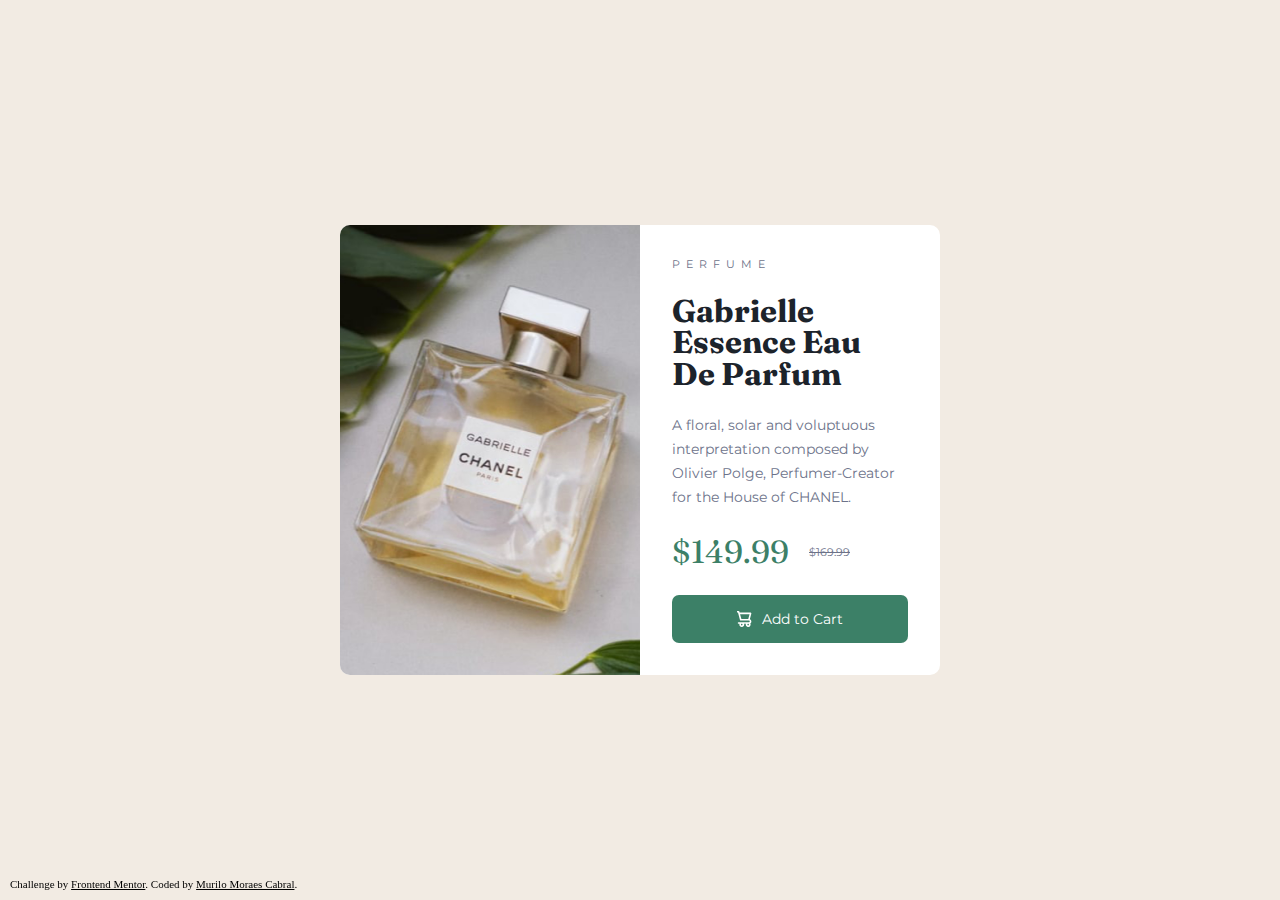
<file: 001-product-preview-card-component-main/index.html>
<!DOCTYPE html>
<html lang="en">
<head>
  <meta charset="UTF-8">
  <meta name="viewport" content="width=device-width, initial-scale=1.0">
  <link rel="icon" type="image/png" sizes="32x32" href="./images/favicon-32x32.png">

  <meta
  name="description"
  content="Murilo's 1st challenge from Frontend Mentor.">
  <link rel="stylesheet" href="style.css">

  <title>Front end Mentor | Product preview card component</title>
</head>
<body>
  <img class="design-overlay" src="design/desktop-design.jpg">
  <div class="card">
    <picture>
      <source srcset="images/image-product-desktop-remake.jpg" media="(min-width: 570px)">
      <img class="product-img" src="images/image-product-mobile-remake.jpg" alt="Gabrielle Essence Eau De Parfum">
    </picture>
    <div class="product-info">
      <div class="product-category">Perfume</div>
      <h2>Gabrielle Essence Eau De Parfum</h2>
      <p>A floral, solar and voluptuous interpretation composed by Olivier Polge, Perfumer-Creator for the House of CHANEL.</p>
      <div class="price-tag">$149.99<s>$169.99</s></div>
      <div class="add-to-cart-btt"><img src="images/icon-cart.svg" alt="icon-cart"><span>Add to Cart</span></div>
    </div>
  </div>
  <div class="attribution">
    Challenge by <a href="https://www.frontendmentor.io?ref=challenge" target="_blank">Frontend Mentor</a>.
    Coded by <a href="https://www.frontendmentor.io/profile/murilomcabral" target="_blank">Murilo Moraes Cabral</a>.
  </div>
</body>
</html>
</file>
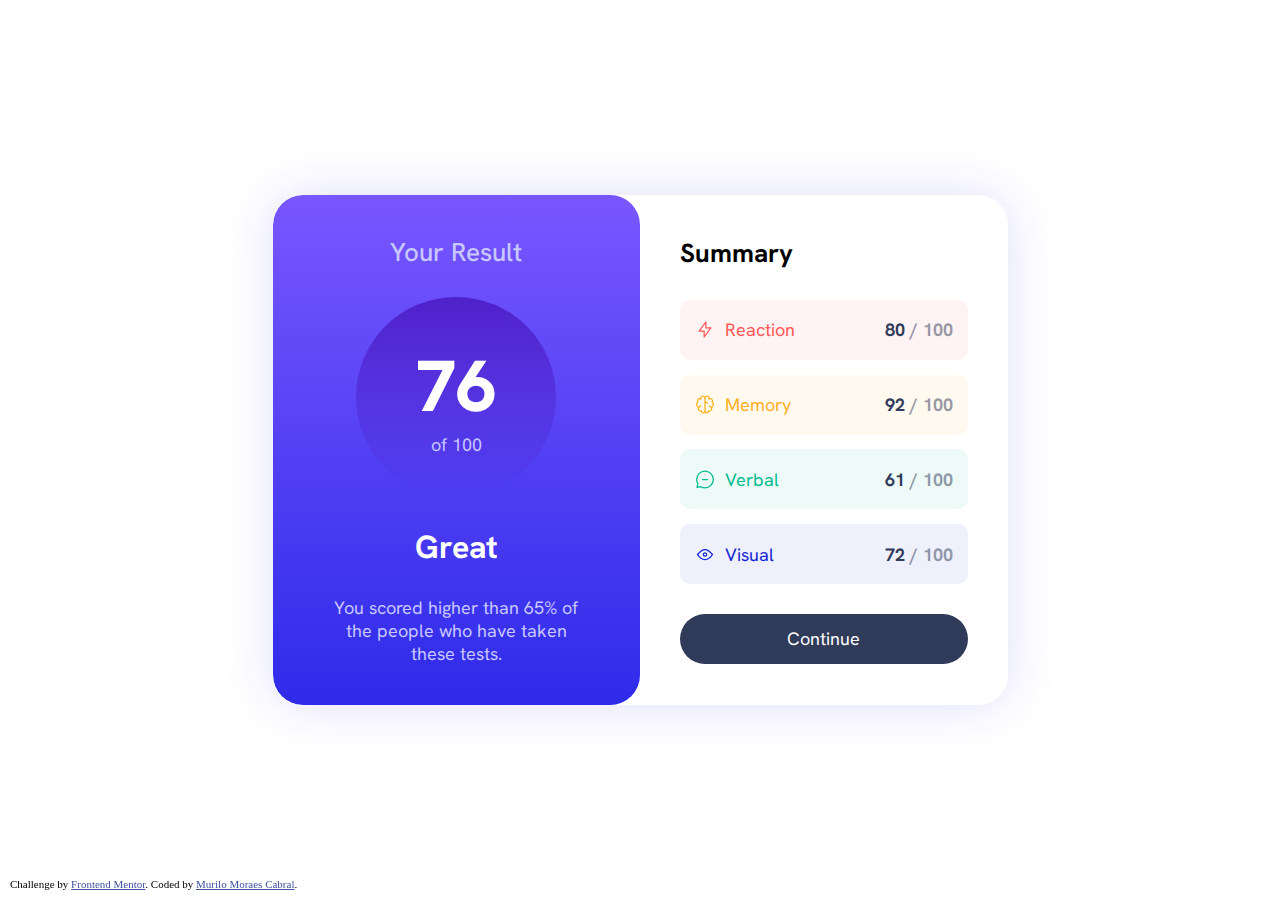
<file: 002-results-summary-component-main/index.html>
<!DOCTYPE html>
<html lang="en">
<head>
  <meta charset="UTF-8">
  <meta name="viewport" content="width=device-width, initial-scale=1.0">
  <link rel="icon" type="image/png" sizes="32x32" href="./assets/images/favicon-32x32.png">
  
  <meta
  name="description"
  content="Murilo's 2nd challenge from Frontend Mentor.">
  <link rel="stylesheet" href="style.css">

  <title>Frontend Mentor | Results summary component</title>
</head>
<body>
  <img class="design-overlay" src="design/desktop-design.jpg">
  <main>
    <section class="card">
      <div class="result-container">
        <h1>Your Result</h1>
        <div>
          <span class="final-result">0</span>
          of 100
        </div>
        <h2>Great</h2>
        <p>You scored higher than <span class="score-rank-range">65</span>% of the people who have taken these tests.</p>
      </div>
      
      <div class="summary-container">
        <h3>Summary</h3>
          <div class="categories summ-reaction">
            <div><img src="assets/images/icon-reaction.svg" alt=""></img><div>Reaction</div></div>
            <div><span class="points reaction-points">0</span><span> / 100</span></div>
          </div>
          <div class="categories summ-memory">
            <div><img src="assets/images/icon-memory.svg" alt=""></img>Memory</div>
            <div><span class="points memory-points">0</span><span> / 100</span></div>
          </div>
          <div class="categories summ-verbal">
            <div><img src="assets/images/icon-verbal.svg" alt=""></img>Verbal</div>
            <div><span class="points verbal-points">0</span><span> / 100</span></div>
          </div>
          <div class="categories summ-visual">
            <div><img src="assets/images/icon-visual.svg" alt=""></img>Visual</div>
            <div><span class="points visual-points">0</span><span> / 100</span></div>
          </div>
        <div class="continue-btt">Continue</div>
      </div>
    </section>
  </main>
  <div class="attribution">
    Challenge by <a href="https://www.frontendmentor.io?ref=challenge" target="_blank">Frontend Mentor</a>.
    Coded by <a href="https://www.frontendmentor.io/profile/murilomcabral" target="_blank">Murilo Moraes Cabral</a>.
  </div>
  <script src="script.js"></script>
</body>
</html>
</file>
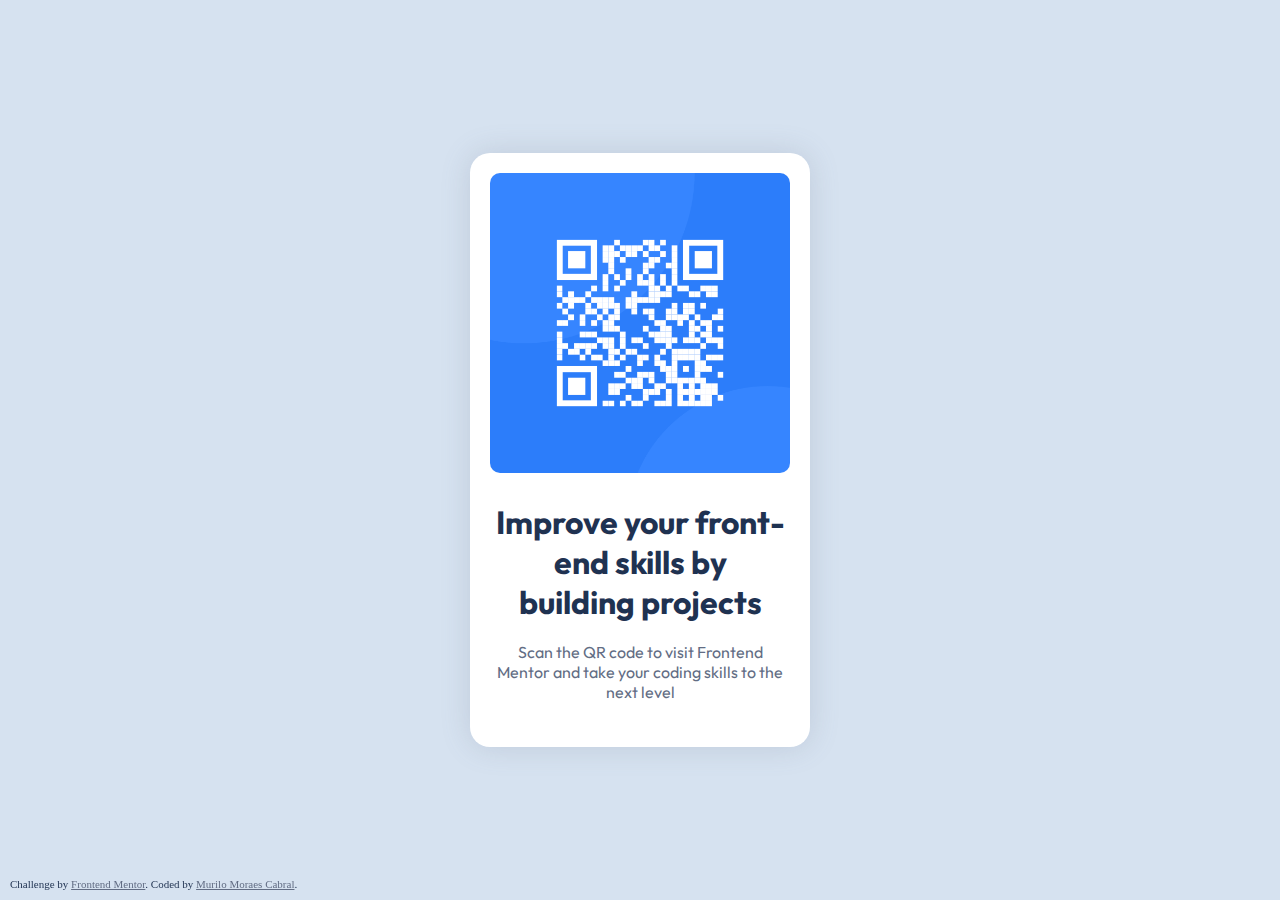
<file: 003-qr-code-component-main/index.html>
<!DOCTYPE html>
<html lang="en">
<head>
  <meta charset="UTF-8">
  <meta name="viewport" content="width=device-width, initial-scale=1.0">
  <link rel="icon" type="image/png" sizes="32x32" href="./images/favicon-32x32.png">

  <meta
  name="description"
  content="Murilo's 3rd challenge from Frontend Mentor.">
  <link rel="stylesheet" href="style.css">
  
  <title>Frontend Mentor | QR code component</title>
</head>
<body>
  <main>
    <section class="card">
      <img src="images/image-qr-code.png" alt="frontend mentor qr code">
      <div class="card-description">
        <h1>Improve your front-end skills by building projects</h1>
        <p>Scan the QR code to visit Frontend Mentor and take your coding skills to the next level</p>
      </div>
    </section>
  </main>

  <footer>
    <div class="attribution">
      Challenge by <a href="https://www.frontendmentor.io?ref=challenge" target="_blank">Frontend Mentor</a>.
      Coded by <a href="https://www.frontendmentor.io/profile/murilomcabral" target="_blank">Murilo Moraes Cabral</a>.
    </div>
  </footer>
  
</body>
</html>
</file>
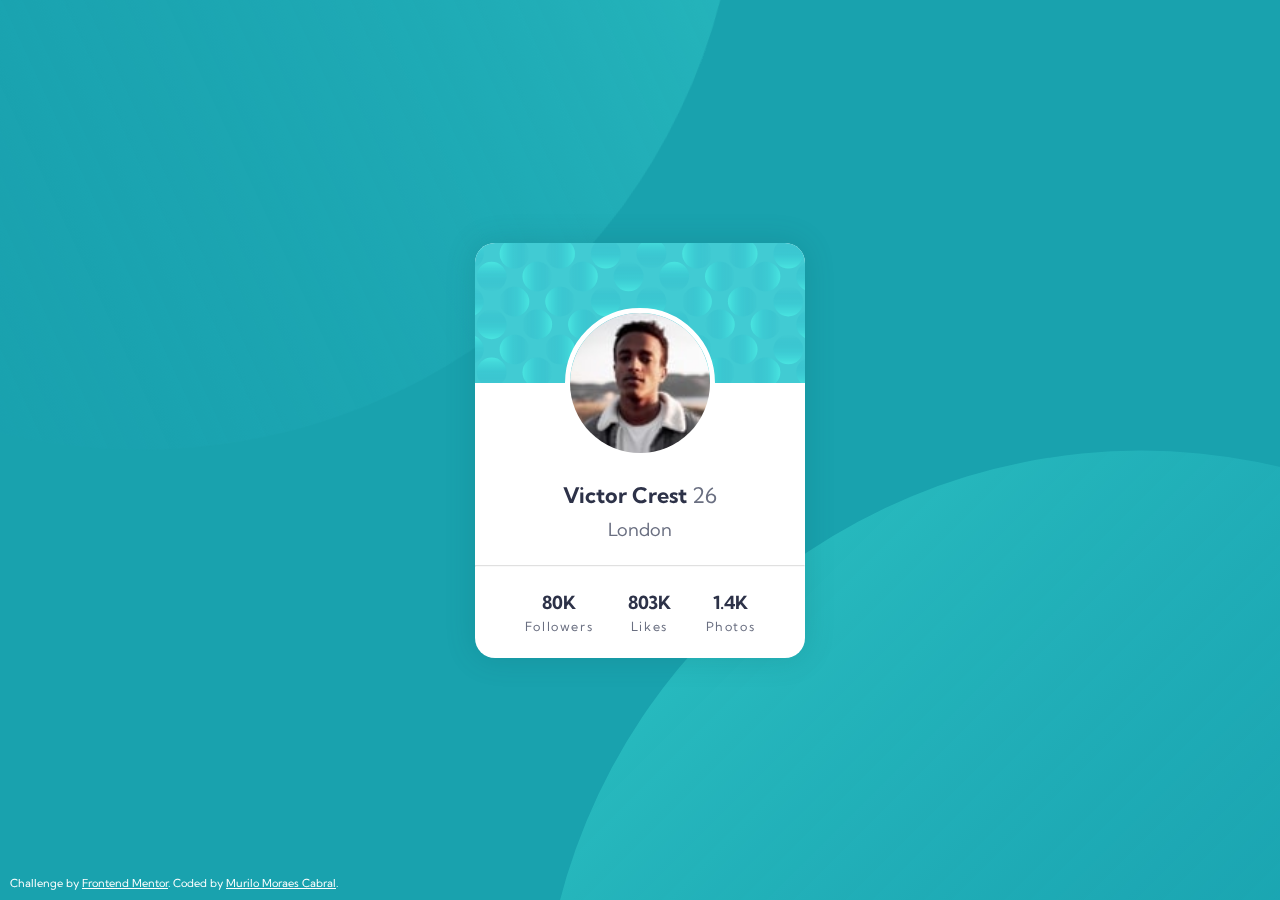
<file: 004-profile-card-component-main/index.html>
<!DOCTYPE html>
<html lang="en">
<head>
  <meta charset="UTF-8">
  <meta name="viewport" content="width=device-width, initial-scale=1.0">
  <link rel="icon" type="image/png" sizes="32x32" href="./images/favicon-32x32.png">

  <meta
  name="description"
  content="Murilo's 4th challenge from Frontend Mentor.">
  <link rel="stylesheet" href="style.css">
  <title>Frontend Mentor | Profile card component</title>
</head>
<body>
  <div svg-container>
    <img svg1 src="images/bg-pattern-bottom.svg" alt="">
    <img svg2 src="images/bg-pattern-bottom.svg" alt="">
  </div>
  <section class="card">
    <div class="profile-header">
      <img class="cover-photo" src="images/bg-pattern-card.svg" alt="">
      <img class="profile-photo" src="images/image-victor.jpg" alt="profile photo">
    </div>
    <div class="profile-info">
      <div>
        <h1>
          <span class="weight-700">Victor Crest</span>
          <span class="age">26</span>
        </h1>
        <p>London</p>
      </div>
      <hr>
      <div class="account-interation-details">
        <div>
          <span class="weight-700 counters followers-counter">80K</span>
          <span>Followers</span>
        </div>
        <div>
          <span class="weight-700 counters likes-counter">803K</span>
          <span>Likes</span>
        </div>
        <div>
          <span class="weight-700 counters photos-counter">1.4K</span>
          <span>Photos</span>
        </div>
      </div>
    </div>
  </section>
  <div class="attribution">
    Challenge by <a href="https://www.frontendmentor.io?ref=challenge" target="_blank">Frontend Mentor</a>.
    Coded by <a href="https://www.frontendmentor.io/profile/murilomcabral" target="_blank">Murilo Moraes Cabral</a>.
  </div>
</body>
</html>
</file>
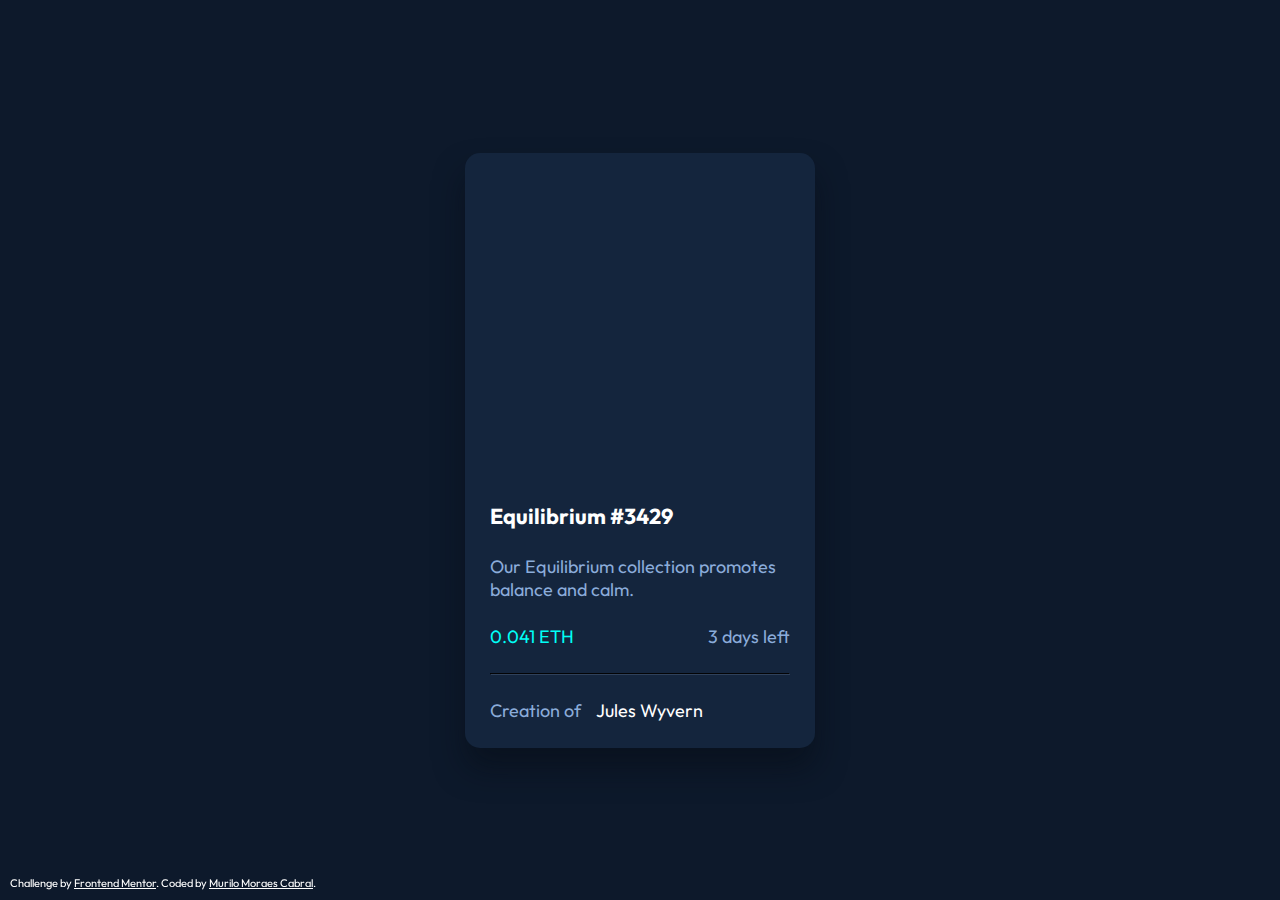
<file: 005-nft-preview-card-component-main/index.html>
<!DOCTYPE html>
<html lang="en">
<head>
  <meta charset="UTF-8">
  <meta name="viewport" content="width=device-width, initial-scale=1.0"> <!-- displays site properly based on user's device -->
  <link rel="icon" type="image/png" sizes="32x32" href="./images/favicon-32x32.png">

  <meta
  name="description"
  content="Murilo's 5th challenge from Frontend Mentor.">
  <link rel="stylesheet" href="style.css">
  <title>Frontend Mentor | NFT preview card component</title>
</head>
<body>

  <section class="card">
    <div class="nft-img-container"></div>
    <h1>Equilibrium #3429</h1>
    <p>Our Equilibrium collection promotes balance and calm.</p>
    <div class="nft-info">
      <div class="nft-value">0.041 ETH</div>
      <div class="countdown">3 days left</div>
    </div>
    <hr>
    <div class="created-by">Creation of <span>Jules Wyvern</span></div>
  </section>

  <div class="attribution">
    Challenge by <a href="https://www.frontendmentor.io?ref=challenge" target="_blank">Frontend Mentor</a>.
    Coded by <a href="https://www.frontendmentor.io/profile/murilomcabral" target="_blank">Murilo Moraes Cabral</a>.
  </div>
</body>
</html>
</file>
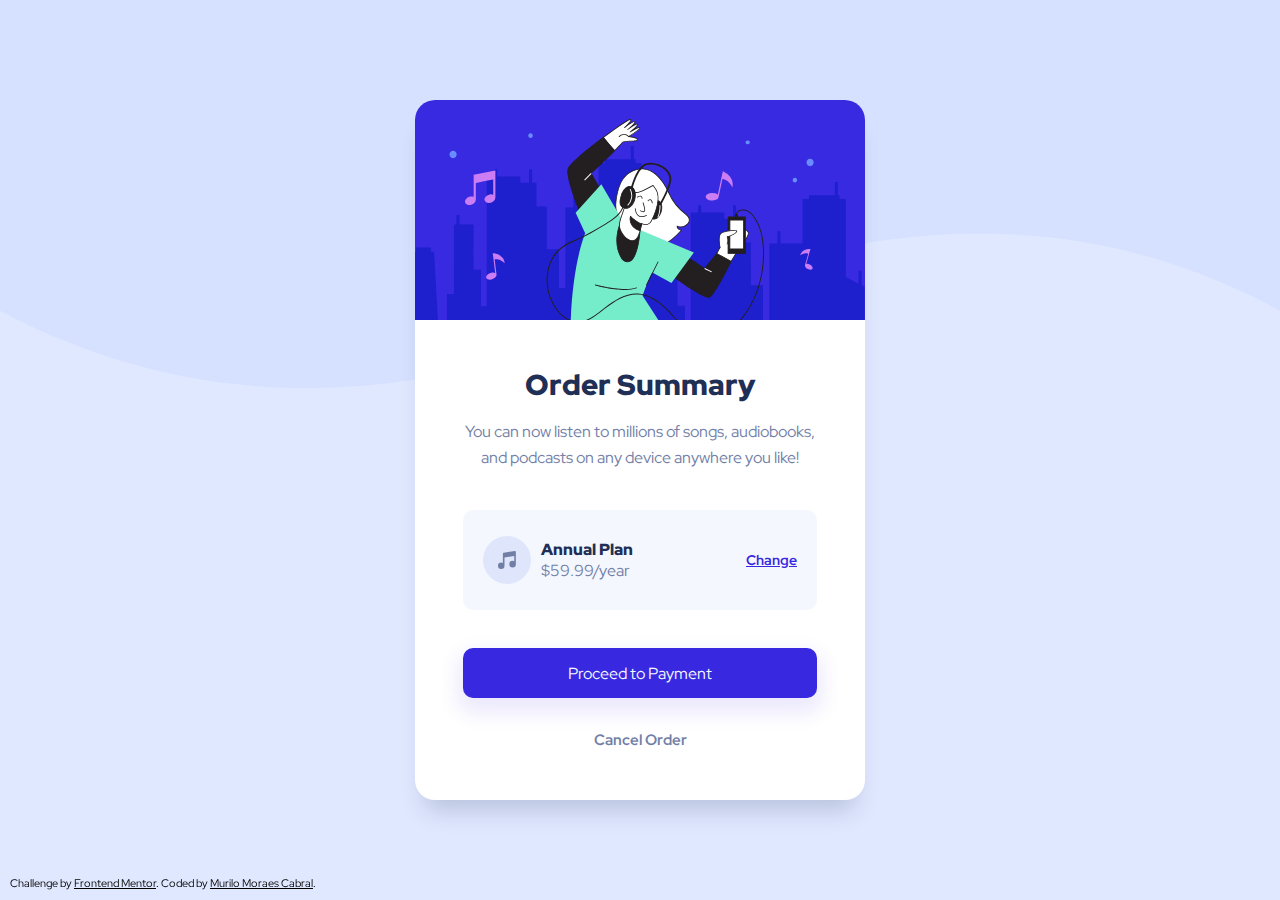
<file: 006-order-summary-component-main/index.html>
<!DOCTYPE html>
<html lang="en">
<head>
  <meta charset="UTF-8">
  <meta name="viewport" content="width=device-width, initial-scale=1.0">
  <link rel="icon" type="image/png" sizes="32x32" href="./images/favicon-32x32.png">

  <meta
  name="description"
  content="Murilo's 6th challenge from Frontend Mentor.">
  <link rel="stylesheet" href="style.css">  
  <title>Frontend Mentor | Order summary card</title>
</head>
<body>
  <picture>
      <source srcset="images/pattern-background-mobile.svg" media="(max-width: 500px)">
      <img src="images/pattern-background-desktop.svg" alt="">
  </picture>
  <div class="card">
    <img src="images/illustration-hero.svg" alt="">
    <div class="order-summary-info">
      <div class="about-the-order">
        <h2>Order Summary</h2>
        <p>You can now listen to millions of songs, audiobooks, and podcasts on any device anywhere you like!</p>
      </div>
      <div class="plan-pricing">
        <div>
          <img src="images/icon-music.svg" alt="">
          <div>
            <div class="plan-type">Annual Plan</div><div>$59.99/year</div>
          </div>
        </div>
        <a href="#">Change</a>
      </div>
      <div class="payment-order">
        <div class="proceed-to-payment-btt">Proceed to Payment</div>
        <div class="cancel-order">Cancel Order</div>
      </div>
    </div>
  </div>
  
  <footer class="attribution">
    Challenge by <a href="https://www.frontendmentor.io?ref=challenge" target="_blank">Frontend Mentor</a>.
    Coded by <a href="https://www.frontendmentor.io/profile/murilomcabral" target="_blank">Murilo Moraes Cabral</a>.
  </footer>
</body>
</html>
</file>
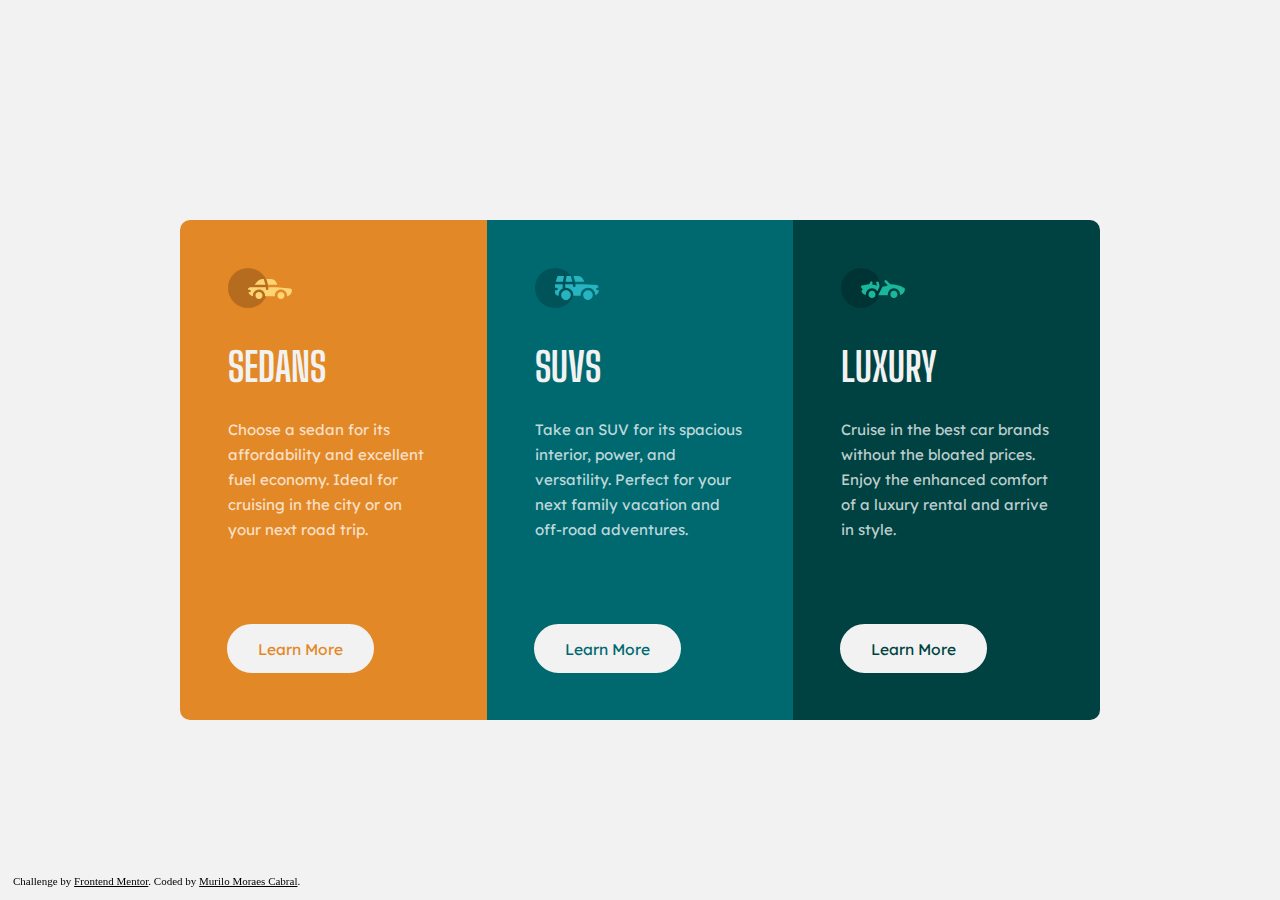
<file: 007-3-column-preview-card-component-main/index.html>
<!DOCTYPE html>
<html lang="en">
<head>
  <meta charset="UTF-8">
  <meta name="viewport" content="width=device-width, initial-scale=1.0">
  <link rel="icon" type="image/png" sizes="32x32" href="./images/favicon-32x32.png">
  
  <meta
  name="description"
  content="Murilo's 7th challenge from Frontend Mentor.">
  <link rel="stylesheet" href="style.css">  
  <title>Frontend Mentor | 3-column preview card component</title>
</head>
<body>
    <main>
      <section class="card-container">
        <div class="card">
          <img src="images/icon-sedans.svg">
          <h2>Sedans</h2>
          <p>Choose a sedan for its affordability and excellent fuel economy. Ideal for cruising in the city or on your next road trip.</p>
          <a href="#">Learn More</a>
        </div>
        <div class="card">
          <img src="images/icon-suvs.svg">
          <h2>SUVs</h2>
          <p>Take an SUV for its spacious interior, power, and versatility. Perfect for your next family vacation and off-road adventures.</p>
          <a href="#">Learn More</a>
        </div>
        <div class="card">
          <img src="images/icon-luxury.svg">
          <h2>Luxury</h2>
          <p>Cruise in the best car brands without the bloated prices. Enjoy the enhanced comfort of a luxury rental and arrive in style.</p>
          <a href="#">Learn More</a>
        </div>
      </section>
    </main>
  <footer class="attribution">
    Challenge by <a href="https://www.frontendmentor.io?ref=challenge" target="_blank">Frontend Mentor</a>.
    Coded by <a href="https://www.frontendmentor.io/profile/murilomcabral" target="_blank">Murilo Moraes Cabral</a>.
  </footer>
</body>
</html>
</file>
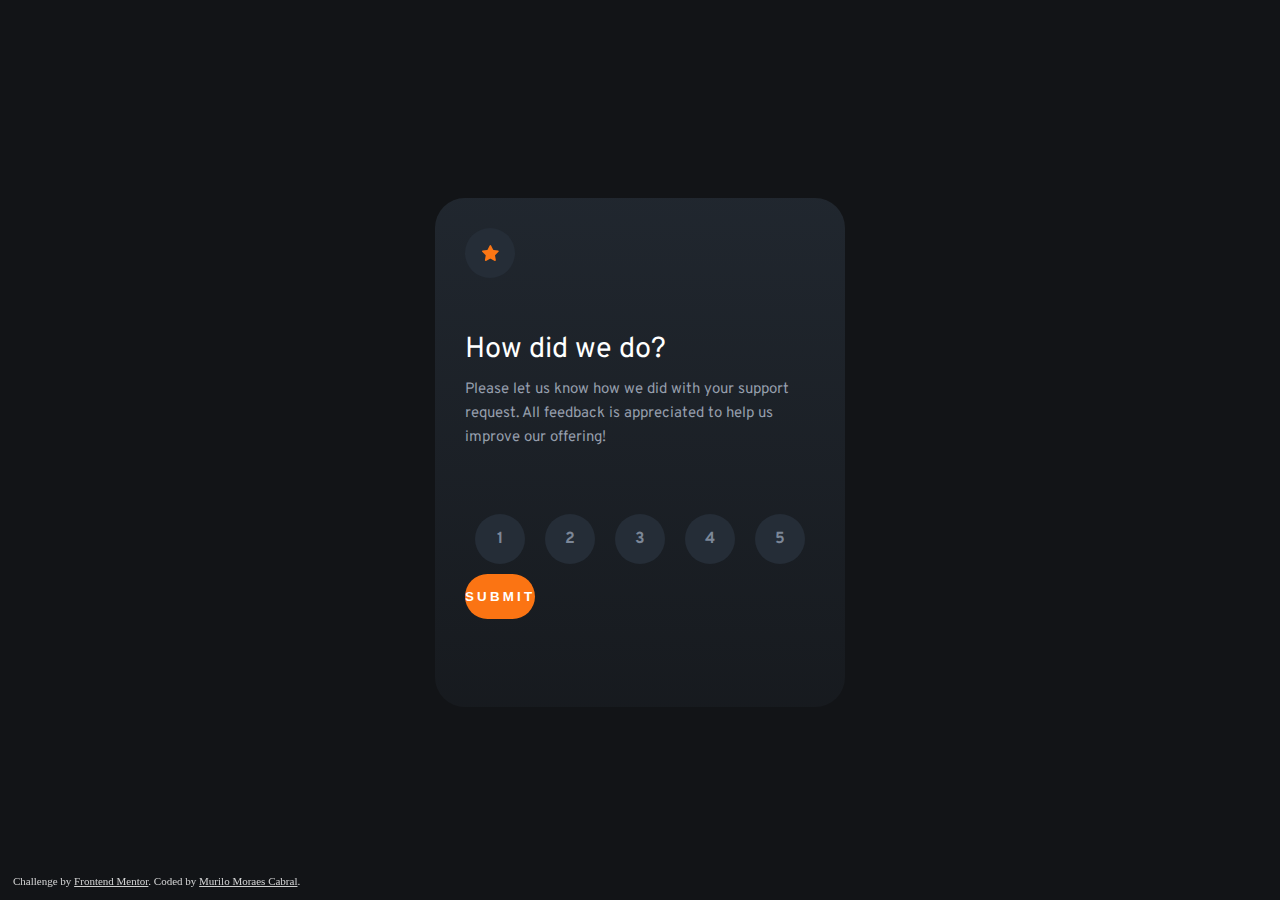
<file: 008-interactive-rating-component-main/index.html>
<!DOCTYPE html>
<html lang="en">
<head>
  <meta charset="UTF-8">
  <meta name="viewport" content="width=device-width, initial-scale=1.0">
  <link rel="icon" type="image/png" sizes="32x32" href="./images/favicon-32x32.png">
  <meta
  name="description"
  content="Murilo's 8th challenge from Frontend Mentor.">
  <link rel="stylesheet" href="style.css">  
  <title>Frontend Mentor | Interactive rating component</title>
</head>
<body>

  <main class="rate-state">
    <div class="icon-star-container"><img src="images/icon-star.svg" alt=""></div>
    <div class="message-container">
      <h1>How did we do?</h1>
      <p>Please let us know how we did with your support request. All feedback is appreciated to help us improve our offering!</p>
    </div>
    <form id="rateForm" onsubmit="sendData(event)">
      <fieldset>
        <legend style="display:none;">How did we do?</legend>
          <div class="fb-value">
            <label for="rating1"><input type="radio" name="rating" id="rating1" value="1" required>1</label>
            <label for="rating2"><input type="radio" name="rating" id="rating2" value="2">2</label>
            <label for="rating3"><input type="radio" name="rating" id="rating3" value="3">3</label>
            <label for="rating4"><input type="radio" name="rating" id="rating4" value="4">4</label>
            <label for="rating5"><input type="radio" name="rating" id="rating5" value="5">5</label>
          </div>
      </fieldset>
      <button type="submit">Submit</button>
    </form>
  </main>  

  <footer class="attribution">
    Challenge by <a href="https://www.frontendmentor.io?ref=challenge" target="_blank">Frontend Mentor</a>.
    Coded by <a href="https://www.frontendmentor.io/profile/murilomcabral" target="_blank">Murilo Moraes Cabral</a>.
  </footer>

  <script src="form.js"></script>
</body>
</html>
</file>
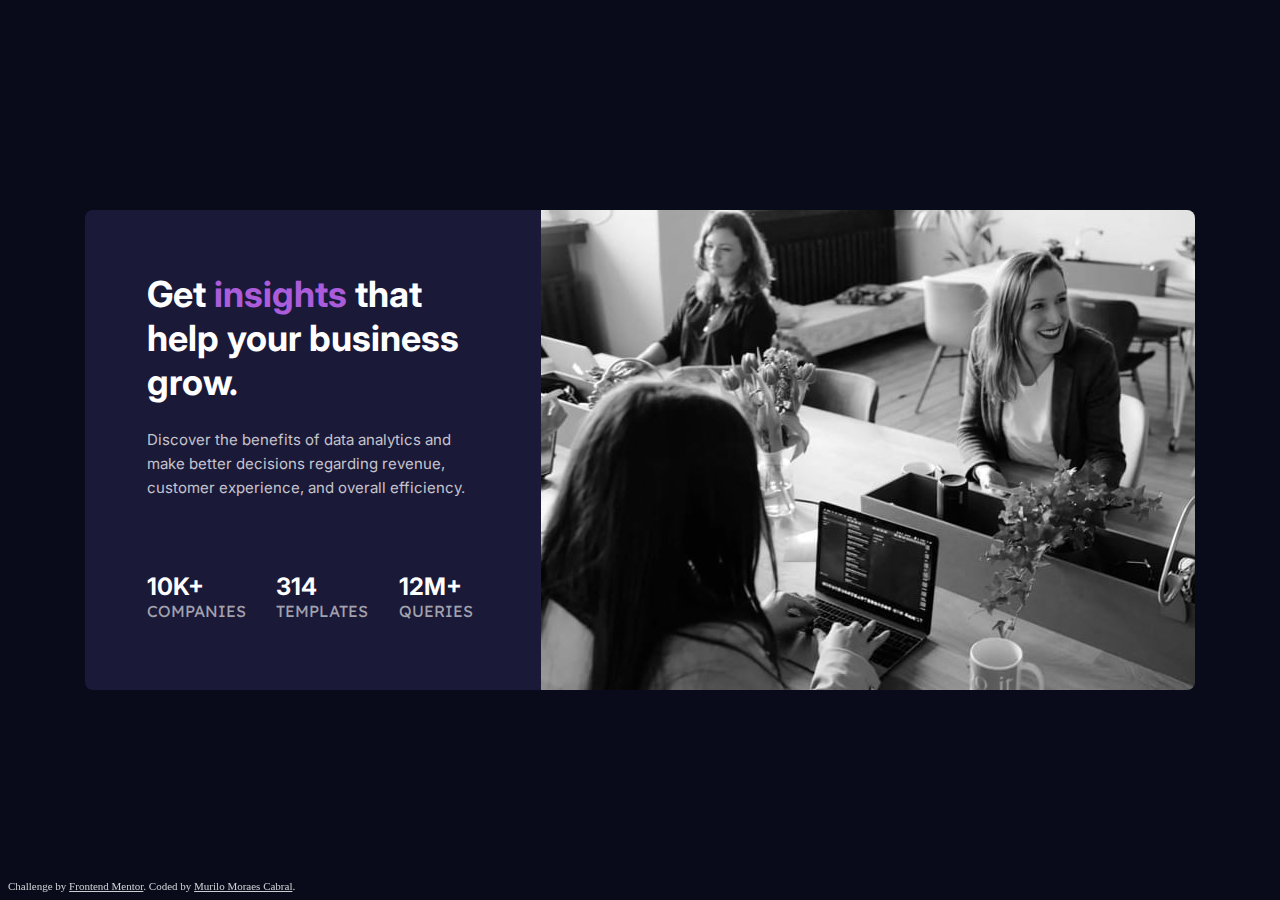
<file: 009-stats-preview-card-component-main/index.html>
<!DOCTYPE html>
<html lang="en">
<head>
  <meta charset="UTF-8">
  <meta name="viewport" content="width=device-width, initial-scale=1.0">
  <link rel="icon" type="image/png" sizes="32x32" href="./images/favicon-32x32.png">
  <meta
  name="description"
  content="Murilo's 9th challenge from Frontend Mentor.">
  <link rel="stylesheet" href="style.css">  
  <title>Frontend Mentor | Stats preview card component</title>
</head>
<body>
  <main class="card">
    <img src="images/image-header-mobile.jpg" alt="people working in a office">
    <section>
      <div class="about">
        <h1>Get <span>insights</span> that help your business grow.</h1>
        <p>
          Discover the benefits of data analytics and make better decisions regarding revenue, customer
          experience, and overall efficiency.
        </p>
      </div>
      <div class="stats">
        <div><h2>10k+</h2><span> companies</span></div>
        <div><h2>314</h2><span> templates</span></div>
        <div><h2>12m+</h2><span> queries</span></div>
      </div>
    </section>
  </main>
  <footer class="attribution">
    Challenge by <a href="https://www.frontendmentor.io?ref=challenge" target="_blank">Frontend Mentor</a>.
    Coded by <a href="https://www.frontendmentor.io/profile/murilomcabral" target="_blank">Murilo Moraes Cabral</a>.
  </footer>
</body>
</html>
</file>
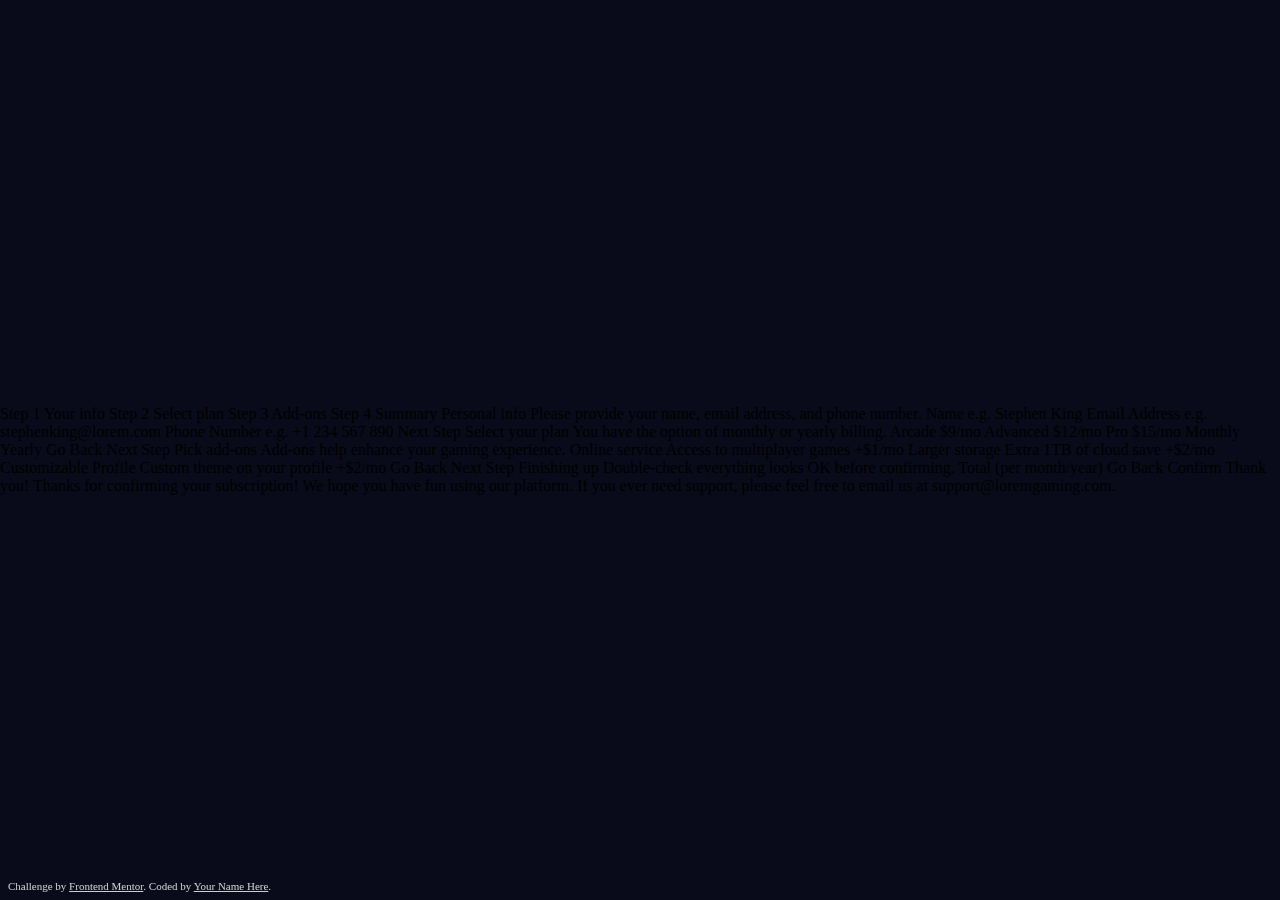
<file: 010-multi-step-form-main/index.html>
<!DOCTYPE html>
<html lang="en">
<head>
  <meta charset="UTF-8">
  <meta name="viewport" content="width=device-width, initial-scale=1.0">
  <link rel="icon" type="image/png" sizes="32x32" href="./assets/images/favicon-32x32.png">
  <meta
  name="description"
  content="Murilo's 10th challenge from Frontend Mentor.">
  <link rel="stylesheet" href="style.css">  
  <title>Frontend Mentor | Multi-step form</title>
</head>
<body>

  <!-- Sidebar start -->

  Step 1
  Your info

  Step 2
  Select plan

  Step 3
  Add-ons

  Step 4
  Summary

  <!-- Sidebar end -->

  <!-- Step 1 start -->

  Personal info
  Please provide your name, email address, and phone number.

  Name
  e.g. Stephen King

  Email Address
  e.g. stephenking@lorem.com

  Phone Number
  e.g. +1 234 567 890

  Next Step

  <!-- Step 1 end -->

  <!-- Step 2 start -->

  Select your plan
  You have the option of monthly or yearly billing.

  Arcade
  $9/mo

  Advanced
  $12/mo

  Pro
  $15/mo

  Monthly
  Yearly

  Go Back
  Next Step

  <!-- Step 2 end -->

  <!-- Step 3 start -->

  Pick add-ons
  Add-ons help enhance your gaming experience.

  Online service
  Access to multiplayer games
  +$1/mo

  Larger storage
  Extra 1TB of cloud save
  +$2/mo

  Customizable Profile
  Custom theme on your profile
  +$2/mo

  Go Back
  Next Step

  <!-- Step 3 end -->

  <!-- Step 4 start -->

  Finishing up
  Double-check everything looks OK before confirming.

  <!-- Dynamically add subscription and add-on selections here -->

  Total (per month/year)

  Go Back
  Confirm

  <!-- Step 4 end -->

  <!-- Step 5 start -->

  Thank you!

  Thanks for confirming your subscription! We hope you have fun 
  using our platform. If you ever need support, please feel free 
  to email us at support@loremgaming.com.

  <!-- Step 5 end -->
  
  <div class="attribution">
    Challenge by <a href="https://www.frontendmentor.io?ref=challenge" target="_blank">Frontend Mentor</a>. 
    Coded by <a href="#">Your Name Here</a>.
  </div>
</body>
</html>
</file>
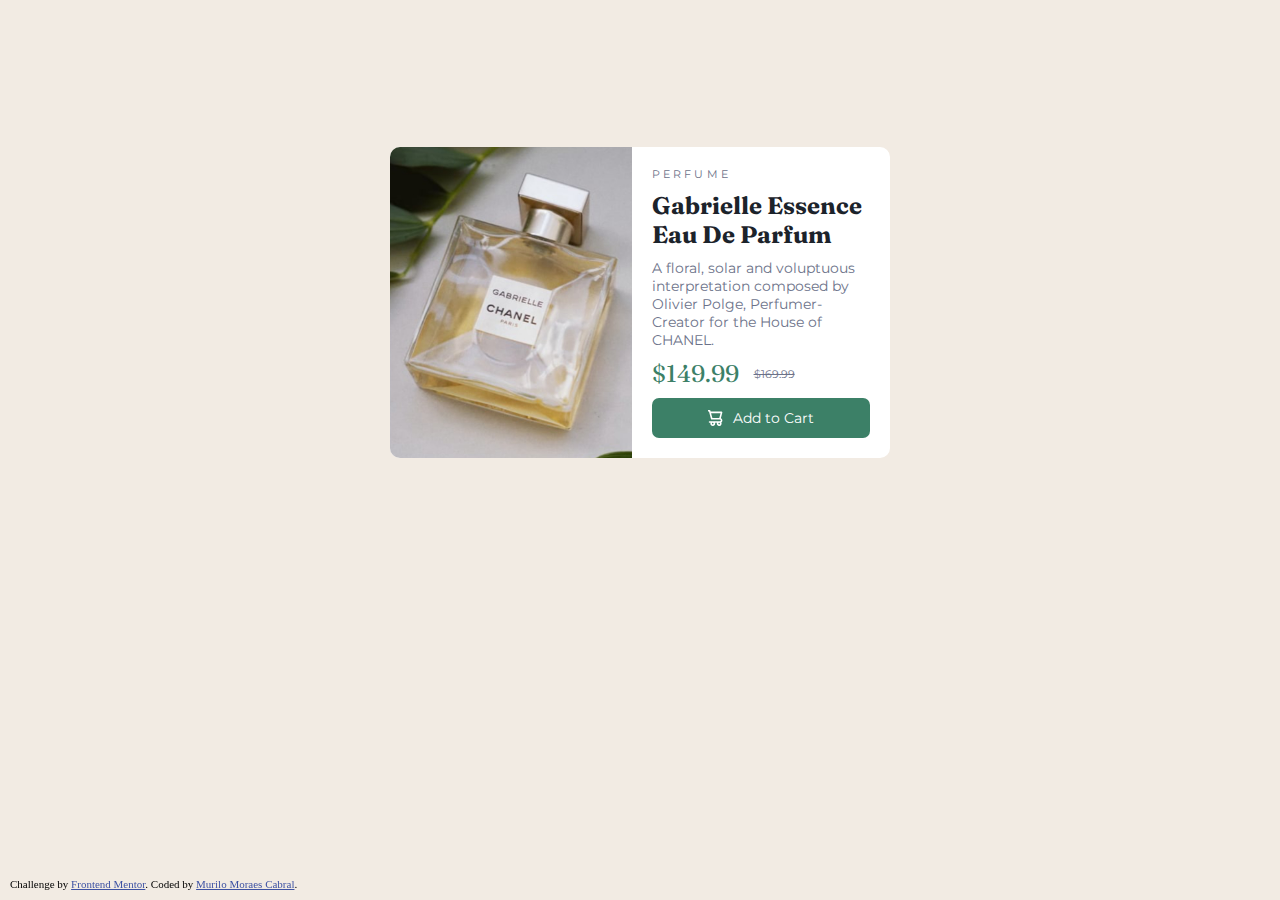
<file: product-preview-card-component-main/index.html>
<!DOCTYPE html>
<html lang="en">
<head>
  <meta charset="UTF-8">
  <meta name="viewport" content="width=device-width, initial-scale=1.0"> <!-- displays site properly based on user's device -->
  <link rel="icon" type="image/png" sizes="32x32" href="./images/favicon-32x32.png">
  <style>
    @import url('https://fonts.googleapis.com/css2?family=Fraunces:wght@700&family=Montserrat:wght@500;700&display=swap');

    @media screen and (min-width: 500px) {
      div.product-card {
        width: 500px;
        flex-flow: row;
      }

      .product-img-container {
        width: 900px;
        object-fit: cover;
      }

    }

    .attribution { position: fixed; inset: auto auto 10px 10px; font-size: 11px; text-align: center; }
    .attribution a { color: hsl(228, 45%, 44%); }

    * { margin: 0; padding: 0; box-sizing: border-box; }

    :root {
      --pri-color-1: hsl(158, 36%, 37%);
      --pri-color-2: hsl(30, 38%, 92%);
      --sec-color-1: hsl(212, 21%, 14%);
      --sec-color-2: hsl(228, 12%, 48%);
      --sec-color-3: hsl(0, 0%, 100%);
      --montserrat-font: 'Montserrat', sans-serif;
      --fraunces-font: 'Fraunces', serif;
      --paragraph-font-size: 14px;
    }

    body {
      display: grid;
      place-items: center;
      
      height: 100vh;

      background-color: var(--pri-color-2);
    }

    .product-card {
      display: flex;
      flex-direction: column;

      width: 300px;
      overflow: hidden;
      border-radius: 10px;

      background-color: var(--sec-color-3);
    }

    .product-category, s, p {
      font-family: var(--montserrat-font);
      color: var(--sec-color-2);
    }

    .product-category, s {
      font-size: calc(var(--paragraph-font-size) - 3px);
    }

    .product-category {
      letter-spacing: .2rem;
      text-transform: uppercase;
    }

    p {
      font-size: calc(var(--paragraph-font-size));
    }

    .product-img-container {
      overflow: hidden;
    }

    .product-info {
      display: flex;
      flex-flow: column;
      gap: 10px;

      padding: 20px;
    }

    h2 {
      font-family: var(--fraunces-font);
      color: var(--sec-color-1);
    }

    .price-tag {
      display: flex;
      align-items: center;
      gap: 15px;

      font-family: var(--fraunces-font);
      font-size: 1.5rem;
      color: var(--pri-color-1);
    }

    .add-to-cart-btt {
      display: flex;
      justify-content: center;
      align-items: center;
      gap: 10px;

      height: 40px;
      border-radius: 7px;

      font-family: var(--montserrat-font);
      font-size: var(--paragraph-font-size);
      background-color: var(--pri-color-1);
      color: var(--sec-color-3);
      cursor: pointer;
    }

    .add-to-cart-btt:hover {
      filter: brightness(.9);
    }
  </style>
  <title>Front end Mentor | Product preview card component</title>
</head>
<body>
  <main>
    <div class="product-card">
      <img class="product-img-container" src="images/image-product-mobile-remake.jpg" alt="Gabrielle Essence Eau De Parfum">
      <div class="product-info">
        <div class="product-category">Perfume</div>
        <h2>Gabrielle Essence Eau De Parfum</h2>
        <p>A floral, solar and voluptuous interpretation composed by Olivier Polge, Perfumer-Creator for the House of CHANEL.</p>
        <div class="price-tag">$149.99<s>$169.99</s></div>
        <div class="add-to-cart-btt"><img src="images/icon-cart.svg" alt="icon-cart"><span>Add to Cart</span></div>
      </div>
    </div>
  </main>
  <footer>
    <div class="attribution">
      Challenge by <a href="https://www.frontendmentor.io?ref=challenge" target="_blank">Frontend Mentor</a>.
      Coded by <a href="https://www.frontendmentor.io/profile/murilomcabral" target="_blank">Murilo Moraes Cabral</a>.
    </div>
  </footer>
</body>
</html>
</file>
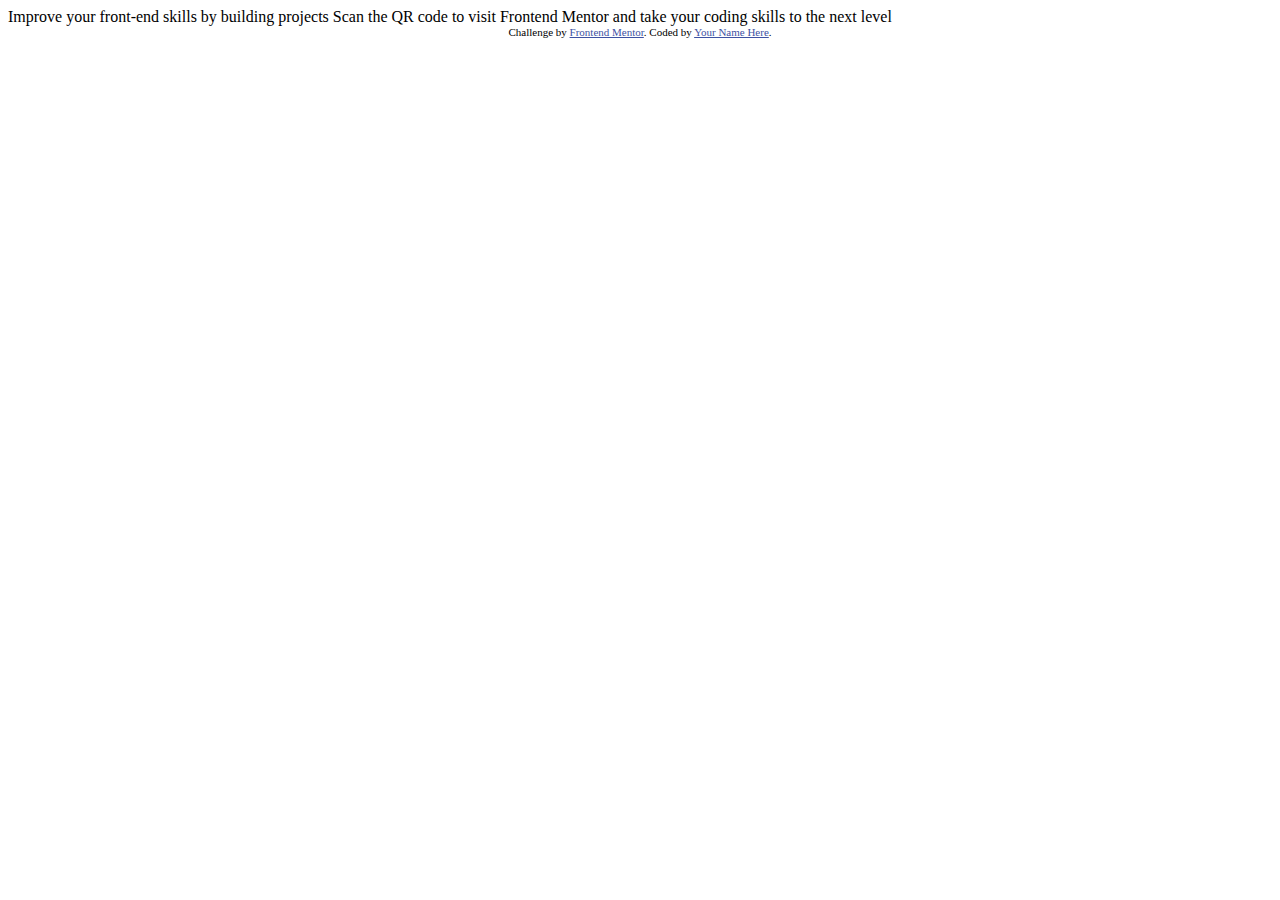
<file: qr-code-component-main/index.html>
<!DOCTYPE html>
<html lang="en">
<head>
  <meta charset="UTF-8">
  <meta name="viewport" content="width=device-width, initial-scale=1.0"> <!-- displays site properly based on user's device -->

  <link rel="icon" type="image/png" sizes="32x32" href="./images/favicon-32x32.png">
  
  <title>Frontend Mentor | QR code component</title>

  <!-- Feel free to remove these styles or customise in your own stylesheet 👍 -->
  <style>
    .attribution { font-size: 11px; text-align: center; }
    .attribution a { color: hsl(228, 45%, 44%); }
  </style>
</head>
<body>

  Improve your front-end skills by building projects

  Scan the QR code to visit Frontend Mentor and take your coding skills to the next level
  
  <div class="attribution">
    Challenge by <a href="https://www.frontendmentor.io?ref=challenge" target="_blank">Frontend Mentor</a>. 
    Coded by <a href="#">Your Name Here</a>.
  </div>
</body>
</html>
</file>
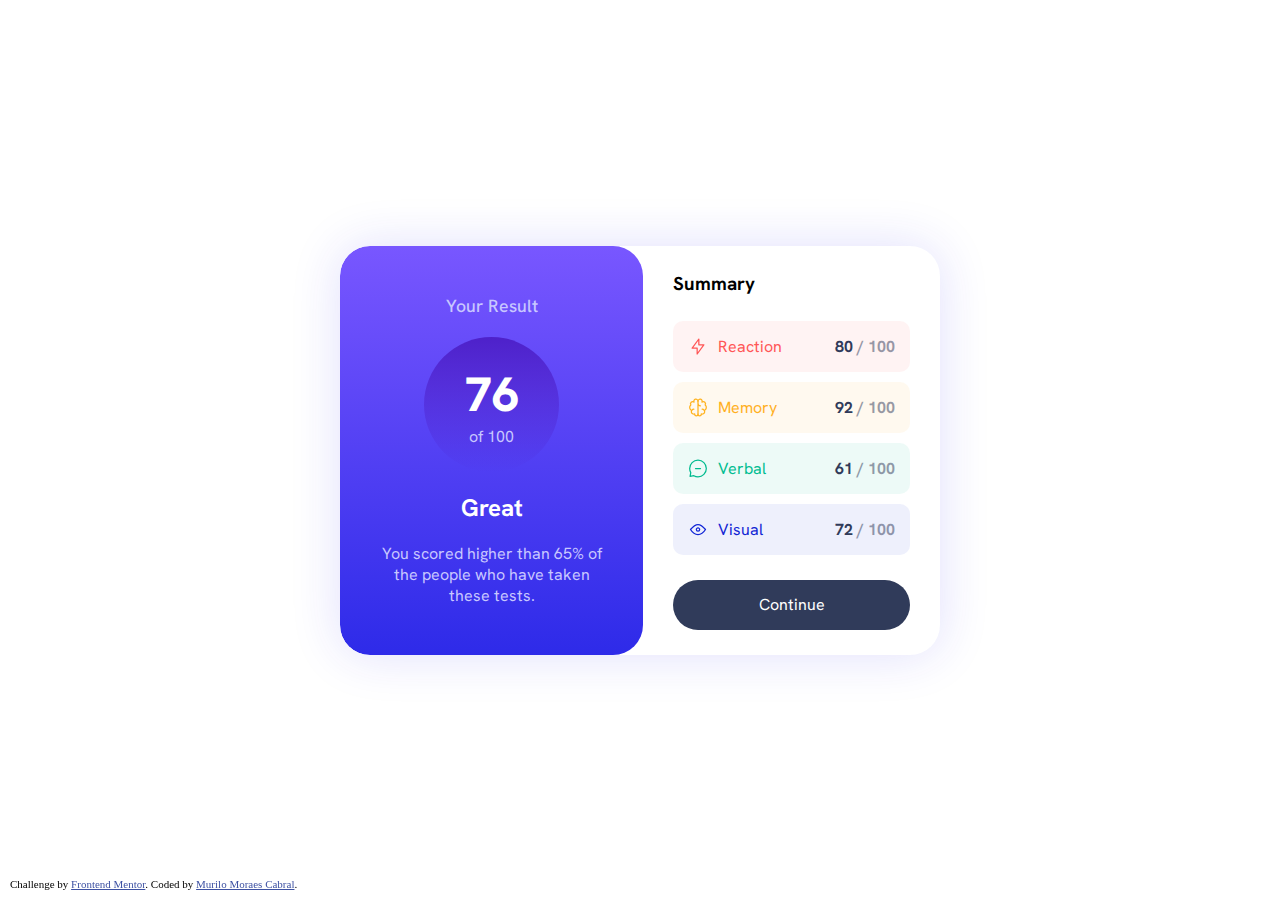
<file: results-summary-component-main/index.html>
<!DOCTYPE html>
<html lang="en">
<head>
  <meta charset="UTF-8">
  <meta name="viewport" content="width=device-width, initial-scale=1.0">

  <link rel="icon" type="image/png" sizes="32x32" href="./assets/images/favicon-32x32.png">
  <link rel="stylesheet" href="style.css">

  <title>Frontend Mentor | Results summary component</title>
</head>
<body>

  <main>
    <section class="card">
      <div class="result-container">
        <h1>Your Result</h1>
        <div>
          <span class="final-result">0</span>
          of 100
        </div>
        <h2>Great</h2>
        <p>You scored higher than <span class="score-rank-range">65</span>% of the people who have taken these tests.</p>
      </div>
      
      <div class="summary-container">
        <h3>Summary</h3>
          <div class="categories summ-reaction">
            <div><img src="assets/images/icon-reaction.svg"></img><div>Reaction</div></div>
            <div><span class="points reaction-points">0</span><span> / 100</span></div>
          </div>
          <div class="categories summ-memory">
            <div><img src="assets/images/icon-memory.svg"></img>Memory</div>
            <div><span class="points memory-points">0</span><span> / 100</span></div>
          </div>
          <div class="categories summ-verbal">
            <div><img src="assets/images/icon-verbal.svg"></img>Verbal</div>
            <div><span class="points verbal-points">0</span><span> / 100</span></div>
          </div>
          <div class="categories summ-visual">
            <div><img src="assets/images/icon-visual.svg"></img>Visual</div>
            <div><span class="points visual-points">0</span><span> / 100</span></div>
          </div>
        <div class="continue-btt">Continue</div>
      </div>
    </section>
  </main>
  
  <footer>
    <div class="attribution">
      Challenge by <a href="https://www.frontendmentor.io?ref=challenge" target="_blank">Frontend Mentor</a>.
      Coded by <a href="https://www.frontendmentor.io/profile/murilomcabral" target="_blank">Murilo Moraes Cabral</a>.
    </div>
  </footer>

  <script src="script.js"></script>

</body>
</html>
</file>
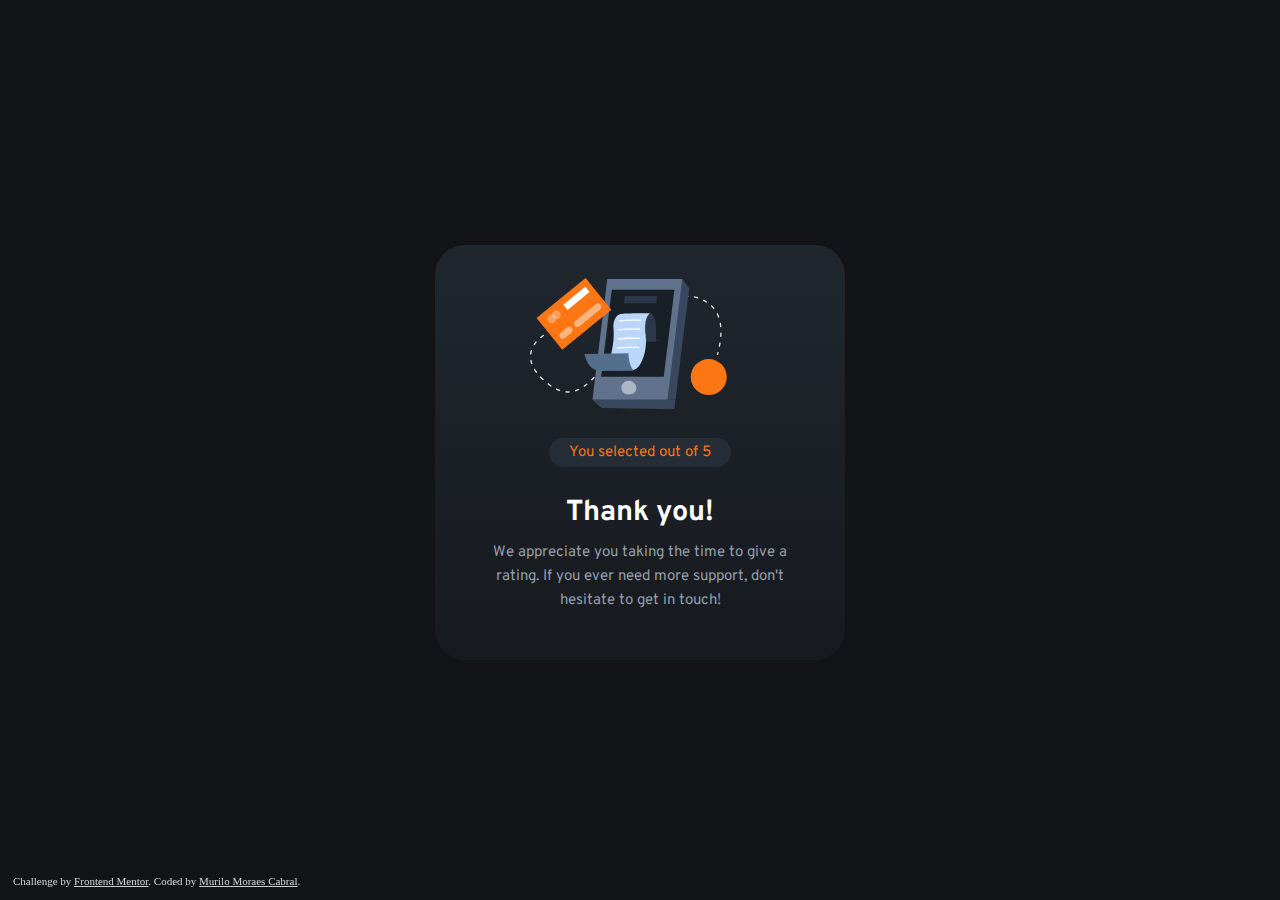
<file: 008-interactive-rating-component-main/thank-you-state.html>
<!DOCTYPE html>
<html lang="en">
<head>
  <meta charset="UTF-8">
  <meta name="viewport" content="width=device-width, initial-scale=1.0">
  <link rel="icon" type="image/png" sizes="32x32" href="./images/favicon-32x32.png">
  
  <meta
  name="description"
  content="Murilo's 8th challenge from Frontend Mentor.">
  <link rel="stylesheet" href="style.css">  
  <title>Frontend Mentor | Interactive rating component</title>
</head>
<body>

  <main>
    <section class="thank-you-state">
      <div class="svg-container">
        <svg class="svg-illustration" width="100%" height="100%" viewBox="0 0 162 108" version="1.1" xmlns="http://www.w3.org/2000/svg" xmlns:xlink="http://www.w3.org/1999/xlink" xml:space="preserve" xmlns:serif="http://www.serif.com/" style="fill-rule:evenodd;clip-rule:evenodd;stroke-linejoin:round;stroke-miterlimit:2;">
          <rect id="Prancheta1" x="0" y="0" width="162" height="108" style="fill:none;"/>
          <path d="M119.847,100.221l-61.701,0l12.186,-99.428l55.025,-0l5.747,7.601l-11.257,91.827Z" style="fill:#39475f;fill-rule:nonzero;"/>
          <path d="M113.172,100.221l-61.707,0l12.186,-99.428l61.706,-0l-12.185,99.428Z" style="fill:#61728d;fill-rule:nonzero;"/>
          <path d="M110.132,81.354l-51.556,0l8.791,-71.695l51.557,0l-8.792,71.695Z" style="fill:#181f27;fill-rule:nonzero;"/>
          <path d="M92.743,50.055l14.897,0.177l-0.29,2.308l-14.607,-0.252l0,-2.233Z" style="fill:#1e252e;fill-rule:nonzero;"/>
          <path d="M51.465,100.221l7.422,6.864l60.037,0.915l0.923,-7.779l-68.382,-0Z" style="fill:#39475f;fill-rule:nonzero;"/>
          <path d="M99.096,29.058c0,0 2.572,0.183 3.888,5.03c1.316,4.847 0.865,18.377 0.865,18.377l-11.096,-0.177c0,0 -5.537,-20.137 6.343,-23.23Z" style="fill:#2d394b;fill-rule:nonzero;"/>
          <path d="M5.42,32.843l40.358,-32.843l21.18,26.119l-40.355,32.841l-21.183,-26.117Z" style="fill:#fc7614;fill-rule:nonzero;"/>
          <path d="M27.49,21.931l18.07,-14.705l3.497,4.313l-18.07,14.706l-3.497,-4.314Z" style="fill:#fff;fill-rule:nonzero;"/>
          <path d="M25.272,45.175l5.338,-4.345c0.494,-0.402 1.112,-0.622 1.749,-0.622c0.835,0 1.627,0.378 2.153,1.026c0.961,1.184 0.779,2.948 -0.404,3.91l-5.338,4.344c-0.494,0.402 -1.113,0.622 -1.75,0.622c-0.835,0 -1.627,-0.377 -2.153,-1.026c-0.961,-1.184 -0.778,-2.948 0.405,-3.91l0,0.001Zm12.058,-9.81l16.89,-13.743c0.494,-0.402 1.112,-0.622 1.749,-0.622c0.835,0 1.627,0.378 2.153,1.026c0.96,1.184 0.777,2.947 -0.405,3.909l-16.887,13.744c-0.494,0.402 -1.113,0.622 -1.75,0.622c-0.835,0 -1.627,-0.377 -2.153,-1.026c-0.961,-1.184 -0.778,-2.948 0.405,-3.91l-0.002,0Z" style="fill:#fff;fill-opacity:0.46;fill-rule:nonzero;"/>
          <ellipse cx="17.937" cy="33.636" rx="3.673" ry="3.68" style="fill:#fff;fill-opacity:0.3;"/>
          <ellipse cx="21.664" cy="30.284" rx="3.673" ry="3.68" style="fill:#fff;fill-opacity:0.3;"/>
          <path d="M99.096,29.058c0,0 -5.838,2.103 -3.803,18.581c1.493,12.073 -3.55,28.056 -11.004,28.25c-7.454,0.193 -21.202,-0.463 -21.202,-0.463c0,0 7.159,-18.56 5.676,-34.145c-0.228,-2.182 0.033,-4.387 0.763,-6.456c0.87,-2.373 2.487,-4.842 5.494,-5.245c6.004,-0.818 24.076,-0.522 24.076,-0.522Z" style="fill:#bad6fa;fill-rule:nonzero;"/>
          <path d="M58.957,76.63l26.342,-0.537c0,0 -4.017,-3.992 -4.27,-14.154l-36.234,0.538c0.621,2.622 1.576,5.153 2.841,7.531c2.224,4.155 6.609,6.72 11.32,6.623l0.001,-0.001Z" style="fill:#546f8d;fill-rule:nonzero;"/>
          <path d="M78.21,14.834l-0.918,6.041l26.621,0l0.806,-6.041l-26.509,0Z" style="fill:#2d394b;fill-rule:nonzero;"/>
          <path d="M85.54,86.19c-2.872,-2.517 -7.416,-2.022 -9.446,1.222c-0.512,0.788 -0.79,1.707 -0.8,2.647c0,3.98 2.744,6.59 8.227,5.492c4.184,-0.839 5.779,-6.073 2.02,-9.36l-0.001,-0.001Z" style="fill:#fff;fill-opacity:0.48;fill-rule:nonzero;"/>
          <ellipse cx="147.188" cy="81.542" rx="14.812" ry="14.837" style="fill:#fc7614;"/>
          <path d="M73.731,35.75c-0.006,0 -0.013,0 -0.019,0c-0.295,0 -0.538,-0.243 -0.538,-0.538c-0,-0.288 0.231,-0.528 0.519,-0.538c0.113,-0 11.343,-0.828 17.363,-0.29c0.277,0.025 0.492,0.26 0.492,0.538c0,0.296 -0.244,0.54 -0.54,0.54c-0.016,0 -0.032,-0.001 -0.048,-0.002c-5.908,-0.538 -17.079,0.274 -17.186,0.285l-0.043,0.005Zm-0.891,7.279c-0.006,0 -0.013,0 -0.019,0c-0.295,0 -0.538,-0.243 -0.538,-0.538c-0,-0.288 0.231,-0.528 0.519,-0.538c0.113,-0 11.342,-0.828 17.363,-0.29c0.277,0.025 0.492,0.26 0.492,0.538c-0,0.296 -0.244,0.54 -0.541,0.54c-0.016,0 -0.032,-0.001 -0.048,-0.002c-5.907,-0.538 -17.073,0.28 -17.185,0.285l-0.043,0.005Zm-0.102,7.564c-0.007,0 -0.014,0 -0.021,0c-0.296,0 -0.539,-0.243 -0.539,-0.538c0,-0.287 0.23,-0.527 0.517,-0.538c0.112,-0 11.347,-0.829 17.362,-0.29c0.269,0.034 0.472,0.265 0.472,0.536c0,0.296 -0.243,0.54 -0.54,0.54c-0.009,-0 -0.019,-0.001 -0.028,-0.001c-5.908,-0.538 -17.073,0.28 -17.186,0.286l-0.037,0.005Zm-0.715,7.564c-0.006,0 -0.012,0 -0.018,0c-0.296,0 -0.539,-0.243 -0.539,-0.538c0,-0.288 0.232,-0.528 0.52,-0.538c0.112,-0 11.342,-0.829 17.362,-0.285c0.277,0.025 0.492,0.26 0.492,0.538c0,0.296 -0.244,0.54 -0.54,0.54c-0.016,0 -0.032,-0.001 -0.048,-0.002c-5.908,-0.538 -17.073,0.28 -17.186,0.285l-0.043,-0Z" style="fill:#fff;fill-rule:nonzero;"/>
        </svg>
        <svg class="svg-line" width="100%" height="100%" viewBox="0 0 162 108" version="1.1" xmlns="http://www.w3.org/2000/svg" xmlns:xlink="http://www.w3.org/1999/xlink" xml:space="preserve" xmlns:serif="http://www.serif.com/" style="fill-rule:evenodd;clip-rule:evenodd;stroke-linecap:round;stroke-miterlimit:1.5;">
          <rect id="Prancheta2" x="0" y="0" width="162" height="108" style="fill:none;"/>
          <path d="M10.995,47.283c-10.099,7.269 -17.473,20.46 0.247,36.747c26.718,24.557 41.947,-1.204 64.052,-31.565c21.398,-29.389 46.451,-42.536 63.961,-35.73c16.575,6.443 21.853,20.827 15.164,46.066"/>
        </svg>
      </div>
      <div>You selected <span class="rated"></span> out of 5</div>
      <div>
        <h1>Thank you!</h1>
        <p>We appreciate you taking the time to give a rating. If you ever need more support, don't hesitate to get in touch!</p>
      </div>
    </section>
  </main>  

  <div class="attribution">
    Challenge by <a href="https://www.frontendmentor.io?ref=challenge" target="_blank">Frontend Mentor</a>.
    Coded by <a href="https://www.frontendmentor.io/profile/murilomcabral" target="_blank">Murilo Moraes Cabral</a>.
  </div>
  <script src="animate.js"></script>
  <script>
    const nameDisplay = document.querySelector('.rated')
    nameDisplay.textContent = localStorage.getItem('rating')
  </script>
</body>
</html>
</file>
<file: 001-product-preview-card-component-main/style.css>
@charset "UTF-8";

@import url('https://fonts.googleapis.com/css2?family=Fraunces:wght@700&family=Montserrat:wght@500;700&display=swap');

.attribution {position: fixed; inset: 5px 0 auto 0; font-size: 11px; text-align: center; color: black;}
.attribution a { color: var(--grayish-blue);}

@media screen and (min-width: 570px) {
  .attribution {inset: auto auto 10px 10px}

  div.card {
    grid-auto-flow: column;
    grid-template-rows: auto;
    grid-template-columns: 1fr 1fr;
    width: 600px;
    max-width: 90dvw;
    height: 450px;
  }
  
  
  body .card picture {
    display: grid;
    place-items: center;
    height: 100%;
  }

  picture .product-img {
    width: auto;
    height: 611px;
    display: block;
    /* transform: translate(-50%, -50%); */
  }

  .card .product-info {
    padding: 32px;
  }

}

* { margin: 0; padding: 0; box-sizing: border-box;}

:root {
  --pri-color-1: hsl(158, 36%, 37%);
  --pri-color-2: hsl(30, 38%, 92%);

  --sec-color-1: hsl(212, 21%, 14%);
  --sec-color-2: hsl(228, 12%, 48%);
  --sec-color-3: hsl(0, 0%, 100%);

  --montserrat-font: 'Montserrat', sans-serif;
  --fraunces-font: 'Fraunces', serif;
  
  --paragraph-font-size: 14px;
}

body {
  display: grid;
  place-items: center;
  
  min-height: 100dvh;
  padding: 25px;

  background-color: var(--pri-color-2);
}

.card {
  width: 343px;
  height: 611px;
  overflow: hidden;
  border-radius: 10px;
  display: grid;
  grid-template-rows: min-content;

  background-color: var(--sec-color-3);
}

.product-category, s, p {
  font-family: var(--montserrat-font);
  color: var(--sec-color-2);
}

.product-category, s {
  font-size: calc(var(--paragraph-font-size) - 3px);
}

.product-category {
  letter-spacing: 6px;
  text-transform: uppercase;
}

.card picture {
  display: grid;
  place-content: center;
  height: 240px;
  overflow: hidden;
}

.product-img {
  width: 100%;
}


.product-info {
  display: flex;
  flex-flow: column;
  justify-content: space-between;

  padding: 24px;
}

h2 {
  font-family: var(--fraunces-font);
  color: var(--sec-color-1);
  font-size: 1.97rem;
  line-height: 1.97rem;
}

p {
  font-size: calc(var(--paragraph-font-size));
  line-height: 1.5rem;
}

.price-tag {
  display: flex;
  align-items: center;
  gap: 20px;

  font-family: var(--fraunces-font);
  font-size: 2rem;
  color: var(--pri-color-1);
}

.add-to-cart-btt {
  display: flex;
  justify-content: center;
  align-items: center;
  gap: 10px;

  height: 48px;
  border-radius: 7px;

  font-family: var(--montserrat-font);
  font-size: var(--paragraph-font-size);
  background-color: var(--pri-color-1);
  color: var(--sec-color-3);
  cursor: pointer;
}

.add-to-cart-btt:hover {
  filter: brightness(.9);
}

/* design overlay */
.design-overlay {
  display: none;
  position: fixed;
  margin: auto;
  inset: 0 auto;
  opacity: .2;
}
</file>
<file: 002-results-summary-component-main/style.css>
@charset "UTF-8";

@import url('https://fonts.googleapis.com/css2?family=Hanken+Grotesk:wght@500;700;800&display=swap');

* { margin: 0; padding: 0; box-sizing: border-box; }

.attribution {position: fixed; inset: 5px 0 auto 0; font-size: 11px; text-align: center; color: white;}
.attribution a { color: hsla(0, 0%, 100%, .6);}

@media screen and (min-width: 735px) {

  .attribution {inset: auto auto 10px 10px; color: black;}
  .attribution a { color: hsl(228, 45%, 44%)}

  main {
    align-items: center;
  }

  main .card {
    display: flex;
    border-radius: 30px;
    width: 735px;
    height: 510px;
    box-shadow: 0 0 50px hsla(var(--gradient-12), .15);
    border-radius: 30px;
  }

  .card .result-container {
    min-width: 50%;
    border-radius: 30px;
    justify-content: space-between;
    padding: 40px;
  }

  .card .result-container h1 {
    font-size: 26px;
  }

  .card .result-container div {
    min-width: 200px;
    min-height: 200px;
    font-size: 18px;
  }

  .card .result-container h2 {
    font-size: 32px;
  }

  .card .result-container p {
    font-size: 18px;
    padding: 0 20px;
  }

  .card .result-container .final-result {
    font-size: 72px;
  }

  .card .summary-container {
    padding: 26px 40px;
    justify-content: space-between;
    font-size: 18px;
  }

  .summary-container h3 {
    font-size: 26px;
    margin: 0;
  }

  .summary-container .categories {
    height: 60px;
    align-items: center;
  }

}

@media screen and (max-width: 260px) {

  .categories, .categories > div:first-of-type {
    display: flex;
    flex-direction: column;
  }

  .summary-container {
    text-align: center;
    padding: 10px;
  }

}

:root {

  --primary-1: 0, 100%, 67%;
  --primary-2: 39, 100%, 56%;
  --primary-3: 166, 100%, 37%;
  --primary-4: 234, 85%, 45%;
  --opacity-1: 1;
  --opacity-2: 0.07;

  --gradient-11: 252, 100%, 67%;
  --gradient-12: 241, 81%, 54%;
  --gradient-21: 256, 72%, 46%, 1;
  --gradient-22: 241, 72%, 46%, 0;
  
  --neutral-1: hsl(0, 0%, 100%);
  --neutral-2: hsl(221, 100%, 96%);
  --neutral-3: hsl(241, 100%, 89%);
  --neutral-4: hsl(224, 30%, 27%);

  --hakengrotesk-font: 'Hanken Grotesk', sans-serif;

  --paragraph-font-size: 18px;
}

main {
  display: flex;
  justify-content: center;
  min-height: 100dvh;
  background-color: var(--pri-color-2);
  font-family: var(--hakengrotesk-font);
}

.card {
  height: fit-content;
  overflow: hidden;
}

.result-container {
  display: flex;
  flex-direction: column;
  justify-content: center;
  gap: 10px;
  padding: 30px 40px;
  
  color: var(--neutral-3);
  align-items: center;
  text-align: center;
  
  background-image: linear-gradient(to bottom, hsl(var(--gradient-11)), hsl(var(--gradient-12)));
  border-radius: 0 0 30px 30px;
}

.result-container :nth-child(2) {
  height: 135px;
  aspect-ratio: 1;
  
  display: flex;
  justify-content: center;
  align-items: center;
  flex-direction: column;
  
  border-radius: 50%;
  background-image: linear-gradient(to bottom, hsla(var(--gradient-21)), hsla(var(--gradient-22)));
}

.card h1 {
  font-size: 1.1rem;
  font-weight: 500;
}

.final-result, h2 {
  color: var(--neutral-1);
}

.summary-container h3, .continue-btt {
  margin: 15px 0;
}

.final-result {
  flex-direction: column;
  font-size: 3rem;
  font-weight: 800;
}

.summary-container {
  display: flex;
  width: 100%;
  flex-direction: column;
  gap: 10px;
  padding: 10px 20px;
}

.categories {
  display: flex;
  justify-content: space-between;
  width: 100%;
  background-color: bisque;
  padding: 15px;
  border-radius: 10px;
}

.categories > div:first-child {
  display: flex;
  gap: 10px;
}

.summary-container > div:nth-of-type(1) {
  color: hsl(var(--primary-1));
  background-color: hsla(var(--primary-1), var(--opacity-2));
}

.summary-container > div:nth-of-type(2) {
  color: hsl(var(--primary-2));
  background-color: hsla(var(--primary-2), var(--opacity-2));
}

.summary-container > div:nth-of-type(3) {
  color: hsl(var(--primary-3));
  background-color: hsla(var(--primary-3), var(--opacity-2));
}

.summary-container > div:nth-of-type(4) {
  color: hsl(var(--primary-4));
  background-color: hsla(var(--primary-4), var(--opacity-2));
}

.categories > :nth-child(2) {
  font-weight: 700;
  color: var(--neutral-4);
}

.categories > :nth-child(2) > :nth-child(2) {
  opacity: 0.5;
}

.continue-btt {
  display: flex;
  justify-content: center;
  align-items: center;
  height: 50px;

  border-radius: 25px;
  background-color: var(--neutral-4);
  color: var(--neutral-1);
}

.continue-btt:hover {
  cursor: pointer;
  background-image: linear-gradient(to bottom, hsl(var(--gradient-11)), hsl(var(--gradient-12)));
}

/* design overlay */
body {
  display: grid;
  place-items: center;
}

.design-overlay {
  display: none;
  position: fixed;
  margin: auto;
  inset: 0 auto;
  opacity: 1;
}
</file>
<file: 003-qr-code-component-main/style.css>
@charset "UTF-8";

@import url('https://fonts.googleapis.com/css2?family=Outfit:wght@400;700&display=swap');

* { margin: 0; padding: 0; box-sizing: border-box; }

.attribution {position: fixed; inset: 5px 0 auto 0; font-size: 11px; text-align: center; color: var(--dark-blue);}
.attribution a { color: var(--grayish-blue);}

@media screen and (min-width: 520px) {
  .attribution {inset: auto auto 10px 10px}
}

:root {
  --white: hsl(0, 0%, 100%);
  --light-gray: hsl(212, 45%, 89%);
  --grayish-blue: hsl(220, 15%, 45%);
  --dark-blue: hsl(218, 44%, 22%);
  --card-shadow: hsla(220, 15%, 45%,.2);

  --main-font: 'Outfit', sans-serif;

  --paragraph-font-size: 15px;
}

main {
  display: flex;
  justify-content: center;
  align-items: center;
  min-height: 100dvh;
  background-color: var(--light-gray);
  font-family: var(--main-font);
}

.card {
  width: 340px;
  max-width: 90dvw;
  background-color: var(--white);
  border-radius: 20px;
  text-align: center;
  padding: 20px;
  box-shadow: 0 0 30px var(--card-shadow);
}

.card img {
  width: 100%;
  margin: auto;
  border-radius: 10px;
}

.card div {
  padding: 5px;
  margin: 20px 0;
}

.card h1 {
  color: var(--dark-blue);
  margin-bottom: 20px;
}

.card p {
  color: var(--grayish-blue);
}
</file>
<file: 004-profile-card-component-main/style.css>
@charset "UTF-8";

@import url('https://fonts.googleapis.com/css2?family=Kumbh+Sans:wght@400;700&display=swap');

* { margin: 0; padding: 0; box-sizing: border-box; }

.attribution {position: fixed; inset: 5px 0 auto 0; font-size: 11px; text-align: center; color: white;}
.attribution a { color: var(--grayish-blue);}

@media screen and (min-width: 601px) {
  .attribution {inset: auto auto 10px 10px}

  [svg-container] [svg1], [svg-container] [svg2] {
    width: 1200px;
  }

  [svg-container] [svg1] {
    left: -100px;
  }

  [svg-container] [svg2] {
    right: -100px;
    bottom: 50%;
  }
}

@media screen and (max-width: 250px) {
  .account-interation-details {
    flex-direction: column;
    gap: 10px;
  }
  .account-info > *{
    padding: 10px 0;
  }
}

:root {
  --dark-cyan: hsl(185, 75%, 39%);
  --very-dark-desaturated-blue: hsl(229, 23%, 23%);
  --dark-grayish-blue: hsl(227, 10%, 46%);
  
  --dark-gray: hsl(0, 0%, 59%);

  --card-shadow: hsla(185, 75%, 20%, .20);

  --name-and-stats-font-size: 18px;
  --main-font: 'Kumbh Sans', sans-serif;

  --profile-photo-size: 150px;
  --img-transform: 40%;
}

body {
  display: flex;
  justify-content: center;
  align-items: center;
  min-height: 100dvh;
  background-color: var(--dark-cyan);
  font-family: var(--main-font);
  font-size: var(--name-and-stats-font-size);
  color: var(--very-dark-desaturated-blue);
  overflow: hidden;
}

[svg-container] {
  position: fixed;
}

[svg1], [svg2] {
  position: absolute;
  width: 600px;
  z-index: -1;
}

[svg2] {
  right: 0px;
  bottom: 50%;
  rotate: 110deg;
}

h1 {
  font-size: calc(var(--name-and-stats-font-size) * 1.2)
}

.card {
  position: relative;

  max-width: 330px;
  border-radius: 20px;
  overflow: hidden;
  background-color: white;
  box-shadow: 0 0 30px var(--card-shadow);
}

.profile-header {
  position: relative;
  display: flex;
  justify-content: center;
  align-items: center;
  margin-bottom: calc(var(--profile-photo-size)/2);
}

.cover-photo {
  height: inherit;
}

.profile-photo {
  height: var(--profile-photo-size);
  position: absolute;
  bottom: 0px;
  transform: translatey(50%);
  border-radius: 50%;
  border: 5px solid white;
}

.profile-info {
  text-align: center;
  min-height: 200px;
  display: flex;
  flex-direction: column;
  justify-content: space-evenly;
}

.profile-info > div:first-of-type :nth-child(2) {
  margin-top: 10px;
}

.profile-info > div:nth-of-type(1) {
  padding: 15px;
}

.profile-info > div:nth-of-type(2) {
  padding: 15px;
}

.profile-info p, .age {
  font-weight: 400;
  color: var(--dark-grayish-blue);
}

.account-interation-details {
  display: flex;
  justify-content: space-evenly;
  align-items: center;
}

.weight-700 {
  font-weight: 700;
}

.account-interation-details div {
  display: flex;
  flex-direction: column;
}

.account-interation-details div :nth-child(2) {
  color: var(--dark-grayish-blue);
  font-size: calc(var(--name-and-stats-font-size) * .7);
  letter-spacing: .1rem;
  margin-top: 5px;
}

hr {
  opacity: .3;
}
</file>
<file: 005-nft-preview-card-component-main/style.css>
@charset "UTF-8";

@import url('https://fonts.googleapis.com/css2?family=Outfit:wght@300;400;600&display=swap');

* { margin: 0; padding: 0; box-sizing: border-box; }

.attribution {position: fixed; inset: 10px 0 auto 0; font-size: 11px; text-align: center; color: var(--attrb-color);}
.attribution a { color: var(--attrb-color);}

@media screen and (min-width: 601px) {
  .attribution {inset: auto auto 10px 10px}
  section.card {
    min-width: 350px;
    min-height: 595px;
  }
}

:root {
  --attrb-color: white;

/* primary colors */
  --soft-blue: hsl(215, 51%, 70%);
  --cyan: hsl(178, 100%, 50%);

/* neutral colors */
  --main-bg: hsl(217, 54%, 11%);
  --card-bg: hsl(216, 50%, 16%);
  --line: hsl(215, 32%, 27%);
  --white: hsl(0, 0%, 100%);

  --cyan-transp: hsla(178, 100%, 50%, .5);
  
  --card-drop-shadow: hsla(216, 60%, 5%, .5);
  
  --font-outfit: 'Outfit', sans-serif;
  --font-size: 18px;
}

body {
  display: grid;
  place-content: center;
  min-height: 100dvh;
  background-color: var(--main-bg);
  font-family: var(--font-outfit);
  padding: 30px;
}

.card {
  background-color: var(--card-bg);
  font-size: var(--font-size);

  width: 325px;
  max-width: 80dvw;
  min-height: 542px;

  padding: 25px;
  
  display: flex;
  flex-direction: column;
  justify-content: space-between;
  
  border-radius: 15px;
  box-shadow: 0 20px 30px var(--card-drop-shadow);
  transition: all 150ms;
}

.nft-img-container {
  border-radius: 7px;
  width: 100%;
  aspect-ratio: 1;
  display: grid;
  place-content: center;
  overflow: hidden;
  position: relative;
}

.nft-img {
  width: 100%;
}

.card h1 {
  color: var(--white);
  font-size: calc(var(--font-size) * 1.2);
}

.card p, .countdown, .created-by {
  color: var(--soft-blue);
}

.nft-value, .countdown {
  display: flex;
  align-items: center;
  gap: 7px;
}

.nft-info {
  display: flex;
  justify-content: space-between;
  flex-wrap: wrap;
}

.nft-value {
  color: var(--cyan);
}

hr {
  border-color: var(--line);
}

.created-by {
  display: flex;
  align-items: center;
  gap: 15px;
}

.created-by img {
  width: 35px;
  border-radius: 50%;
  border: 1px solid white;
}

.created-by span {
  color: var(--white);
}

/* view icon overlay */

.img-overlay {
  position: absolute;
  background-color: var( --cyan-transp);
  min-width: 100%;
  min-height: 100%;
  opacity: 0;
}

.view-overlay-icon {
  position: absolute;
  inset: 0;
  margin: auto;
  max-width: 50px;
}

/* active states */

.img-overlay:hover {
  opacity: 1;
  cursor: pointer;
}

.card h1:hover {
  color: var(--cyan);
  cursor: pointer;
}

.created-by div span:hover {
  color: var(--cyan);
  cursor: pointer;
}
</file>
<file: 006-order-summary-component-main/style.css>
@charset "UTF-8";

@import url('https://fonts.googleapis.com/css2?family=Red+Hat+Display:wght@500;700;900&display=swap');

* { margin: 0; padding: 0; box-sizing: border-box; }

.attribution {position: fixed; inset: auto auto 10px 10px; font-size: 11px; text-align: center; color: var(--attrb-color);}
.attribution a { color: var(--attrb-color);}

@media screen and (max-height: 720px), screen and (max-width: 500px) {
  .attribution {inset: 10px 0 auto 0}
  
  html body {
    padding: 25px 5px 5px;
    overflow-x: hidden;
  }

  body .card {
    width: 327px;
    height: min-content;
    min-height: 570px;
    max-width: 90dvw;
    /* opacity: 0; */
  }

  .card .order-summary-info {
    padding: 35px 25px;
    max-width: 95%;
  }

  .order-summary-info .about-the-order > h2 {
    font-size: 1.4rem;
  }

  .order-summary-info .about-the-order > p {
    font-size: .94rem;
    padding: 0 10px;
  }

  .order-summary-info .plan-pricing > div:first-of-type {
    gap: 15px;
  }
  
  .order-summary-info .plan-pricing {
    font-size: .94rem;
    padding: 15px;
    height: 80px;
    flex-wrap: wrap;
  }

}

:root {
  --attrb-color: --dark-blue;

/* primary colors */
  --pale-blue: hsl(225, 100%, 94%);
  --bright-blue: hsl(245, 75%, 52%);

/* neutral colors */
  --very-pale-blue: hsl(225, 100%, 98%);
  --desaturated-blue: hsl(224, 23%, 55%);
  --dark-blue: hsl(223, 47%, 23%);

  --card-shadow: 223, 47%, 23%;
  --btt-shadow: 245, 75%, 52%;

  --font-red-hat-display: 'Red Hat Display', sans-serif;
  --p-font-size: 16px;
}

body {
  display: grid;
  place-items: center;
  min-height: 100dvh;
  background-color: var(--pale-blue);
  font-family: var(--font-red-hat-display);
  padding: 5px;
  /* overflow-x: hidden; */
}

picture {
  position: absolute;
  width: 100dvw;
  top: 0;
  z-index: -1;
}

picture > img {
  width: inherit;
}

.card {
  width: 450px;
  height: 700px;
  border-radius: 20px;
  background-color: white;
  overflow: hidden;
  display: grid;
  grid-template-rows: min-content;
  box-shadow: 0 20px 25px -10px hsla(var(--card-shadow), .2);
}

.card img {
  width: 100%;
}

.order-summary-info {
  --pad: 48px;
  height: 100%;
  display: flex;
  flex-direction: column;
  justify-content: space-between;
  text-align: center;
  padding: 46px var(--pad) 50px var(--pad);
}

.about-the-order > h2 {
  color: var(--dark-blue);
  font-weight: 900;
  font-size: 1.8rem;
  margin-bottom: 15px;
}

.about-the-order > p {
  color: var(--desaturated-blue);
  font-size: var(--p-font-size);
  line-height: 1.65rem;
}

.plan-pricing {
  background-color: var(--very-pale-blue);
  height: 100px;
  display: flex;
  justify-content: space-between;
  align-items: center;
  padding: 20px;
  border-radius: 10px;
}

.plan-pricing > div:first-of-type {
  display: flex;
  align-items: center;
  gap: 10px;
  aspect-ratio: 1;
  height: 100%;
}

.plan-pricing > div div {
  color: var(--desaturated-blue);
  width: max-content;
}

.plan-pricing .plan-type {
  color: var(--dark-blue);
  font-weight: 900;
}

.plan-pricing a {
  color: var(--bright-blue);
  font-weight: 700;
  font-size: .9rem;
}

.proceed-to-payment-btt {
  height: 50px;
  background-color: var(--bright-blue);
  color: var(--very-pale-blue);
  margin-bottom: 32px;
  border-radius: 10px;
  text-align: center;
  display: grid;
  place-content: center;
  box-shadow: 0 10px 20px 5px hsla(var(--btt-shadow), .1);
}

.cancel-order {
  color: var(--desaturated-blue);
  font-weight: 700;
  font-size: .95rem;
}

/* active states */
.proceed-to-payment-btt:hover, .cancel-order:hover {
  cursor: pointer;
}

.proceed-to-payment-btt:hover {
  opacity: .6;
  box-shadow: none;
}

.cancel-order:hover {
  color: var(--dark-blue);
}

.plan-pricing a:hover {
  opacity: .6;
  text-decoration: none;
}
</file>
<file: 007-3-column-preview-card-component-main/style.css>
@charset "UTF-8";

@import url('https://fonts.googleapis.com/css2?family=Big+Shoulders+Display:wght@700&family=Lexend+Deca&display=swap');

* { margin: 0; padding: 0; box-sizing: border-box; }

.attribution {position: fixed; inset: auto auto 10px 10px; font-size: 11px; text-align: center; padding: 3px;color: var(--attrb-color);}
.attribution a { color: var(--attrb-color);}

:root {
  --attrb-color: --dark-blue;

/* primary colors */
  --bright-orange: hsl(31, 77%, 52%);
  --dark-cyan: hsl(184, 100%, 22%);
  --very-dark-cyan: hsl(179, 100%, 13%);

/* neutral colors */
  --transparent-white: hsla(0, 0%, 100%, 0.75);
  --very-light-gray: hsl(0, 0%, 95%);

  --font-big-shoulders: 'Big Shoulders Display', cursive;
  --font-lexend: 'Lexend Deca', sans-serif;
  --font-size: 15px;
}

body {
  min-height: 100dvh;
  display: grid;
  place-items: center;
  background-color: var(--very-light-gray);
}

body::before {
  content: '';
  width: 100%;
  height: 100dvh;
  position: absolute;

  background-image: url(design/desktop-design.jpg);
  background-position: center;
  background-repeat: no-repeat;

  opacity: .5;
  z-index: 1;

  display: none;
}

.card-container {
  width: 920px;
  max-width: 97dvw;
  min-height: 500px;

  display: grid;
  grid-template-columns: repeat(3,1fr);

  margin-top: 40px;
  border-radius: 10px;
  
  overflow: hidden;
}

.card {
  display: grid;
  grid-template-rows: 1fr 1fr 4fr 1fr;

  gap: 25px;
  padding: 48px;
}

.card:nth-child(1) {
  background-color: var(--bright-orange);
}

.card:nth-child(2) {
  background-color: var(--dark-cyan);
}

.card:nth-child(3) {
  background-color: var(--very-dark-cyan);
}

.card h2 {
  align-self: flex-end;

  color: var(--very-light-gray);
  font-family: var(--font-big-shoulders);
  font-size: 2.5rem;
  line-height: 1em;
  text-transform: uppercase;
}

.card p {
  margin-top: 5px;

  color: var(--transparent-white);
  font-family: var(--font-lexend);
  font-size: var(--font-size);
  line-height: 1.67em;
}

.card a {
  background-color: var(--very-light-gray);
  width: 145px;
  display: grid;
  place-items: center;

  font-family: var(--font-lexend);
  font-size: .97rem;
  text-align: center;
  text-decoration: none;

  padding: 0 29px;
  border-radius: 25px;
  outline: 2px solid var(--very-light-gray);
  outline-offset: -1px;
}

.card:nth-child(1) a {
  color: var(--bright-orange);
}

.card:nth-child(2) a {
  color: var(--dark-cyan);
}

.card:nth-child(3) a {
  color: var(--very-dark-cyan);
}

/* active states */

.card a:hover {
  background-color: transparent;
  color: var(--very-light-gray);
}


@media screen and (max-height: 620px), screen and (max-width: 745px) {
  .attribution {inset: 10px 0 auto 0; backdrop-filter: blur(3px)}

  .card-container {
    width: 330px;
    max-width: 85dvw;
    grid-template-columns: 1fr;
    grid-template-rows: repeat(3,1fr);
    margin-bottom: 40px;
  }

}
</file>
<file: 008-interactive-rating-component-main/style.css>
@charset "UTF-8";

@import url('https://fonts.googleapis.com/css2?family=Overpass:wght@400;700&display=swap');

* { margin: 0; padding: 0; box-sizing: border-box; }

.attribution {position: fixed; inset: auto auto 10px 10px; font-size: 11px; text-align: center; padding: 3px;color: var(--attrb-color);}
.attribution a { color: var(--attrb-color);}

:root {
  --attrb-color: hsla(0, 50%, 100%, .8);

/* primary colors */
  --orange: hsl(25, 97%, 53%);
  
/* neutral colors */
  --white: hsl(0, 0%, 100%);
  --light-grey: hsl(217, 12%, 63%);
  --medium-grey: hsl(216, 12%, 54%);
  --dark-blue: hsl(213, 19%, 18%);
  --very-dark-blue: hsl(216, 12%, 8%);

  /* font */
  --font-overpass: 'Overpass', sans-serif;;
  --font-size: 15px;
}

body {
  min-height: 100dvh;
  display: grid;
  place-items: center;
  background-color: var(--very-dark-blue);
}

body::before {
  content: '';
  width: 100%;
  height: 100dvh;
  position: absolute;

  background-image: url(design/desktop-design.jpg);
  background-position: center;
  background-repeat: no-repeat;

  opacity: .3;
  z-index: 1;

  display: none;
}

fieldset {
  border: none;
}

.rate-state, .thank-you-state {
  display: grid;
  margin-top: 5px;
  background-image: linear-gradient(to bottom, var(--dark-blue) -50%, var(--very-dark-blue) 150%);
  width: 410px;
  max-width: 97dvw;
  min-height: 415px;
  border-radius: 30px;
  font-family: var(--font-overpass);
  color: var(--white);
  padding: 30px;
}

.rate-state {
  grid-template-rows: 1.8fr 3fr 2fr 1fr;
}

.thank-you-state {
  grid-template-rows: 3fr 1fr 3fr;
  place-items: center;
}

.thank-you-state h1 {
  color: var(--white);
  font-size: 1.8rem;
  margin-bottom: 10px;
}

.thank-you-state div:nth-last-of-type(2) {
  color: var(--orange);
  padding: 5px 20px;
  background-color: var(--dark-blue);
  border-radius: 20px;
  font-size: var(--font-size);
}

.icon-star-container, .fb-value label {
  display: grid;
  place-items: center;
  width: 50px;
  height: 50px;
  border-radius: 50%;
  background-color: var(--dark-blue);
  color: var(--medium-grey);
}

.rate-state h1 {
  font-size: 1.8rem;
  font-weight: 400;
}

.rate-state p, .thank-you-state p {
  font-size: var(--font-size);
  color: var(--light-grey);
  line-height: 1.5rem;
}

.rate-state p {
  padding: 10px 0;
}

.thank-you-state p {
  padding: 0 5px;
}

.fb-value {
  width: 100%;
  list-style: none;
  display: flex;
  justify-content: space-between;
  flex-wrap: wrap;
  padding: 10px;
  gap: 10px;
}

input[type="radio"] {
  display: none;
}

.fb-value label {
  color: var(--medium-grey);
  font-weight: 700;
  width: 50px;
  height: 50px;
}

button[type="submit"] {
  background-color: var(--orange);
  color: var(--white);
  border: none;
  border-radius: 22.5px;
  font-weight: 700;
  text-transform: uppercase;
  letter-spacing: .2rem;
  height: 45px;
}

/* active states */
.fb-value label:hover {
  cursor: pointer;
  background-color: var(--medium-grey);
  color: var(--white);
}

button[type="submit"]:hover {
  background-color: var(--white);
  color: var(--orange);
  cursor: pointer;
}

/* .fb-value label:has(~ input[type="radio"]:checked) {
  color: var(--white);
  background-color: var(--orange);
} */

/* rating points */
.fb-value label:has(input[type="radio"]:checked) {
  color: var(--white);
  background-color: var(--orange);
}

.thank-you-state * {
  text-align: center;
}

.svg-container {
  position: relative;
  display: grid;
}

.svg-illustration, .svg-line {
  max-width: 90%;
  max-height: 90%;
}

.svg-illustration {
  z-index: 10;
}

.svg-line {
  position: absolute;
  z-index: 9;
}

@keyframes dashOffset {
  0% {stroke-dashoffset: 0%;}
  100% {stroke-dashoffset: 100%;}
}

@media screen and (max-height: 550px), screen and (max-width: 435px) {

  .rate-state, .thank-you-state {
    width: 330px;
    max-width: 97dvw;
  }

  .rate-state {
    grid-template-rows: 60px max-content max-content max-content;
  }

  .icon-star-container, label[name="rating"] {
    width: 40px;
    height: 40px;
  }

  .fb-value {
    justify-content: center;
    padding-bottom: 20px;
  }

  .message-container {
    align-self: center;
  }

  button[type="submit"] {
    height: 40px;
  }

  .attribution {inset: 10px 0 auto 0; backdrop-filter: blur(3px)}
}
</file>
<file: 009-stats-preview-card-component-main/style.css>
@charset "UTF-8";

@import url('https://fonts.googleapis.com/css2?family=Inter:wght@400;700&family=Lexend+Deca&display=swap');

* { margin: 0; padding: 0; box-sizing: border-box; }

.attribution {position: fixed; backdrop-filter: blur(3px); font-size: 11px; text-align: center; padding: 3px;color: var(--attrb-color);inset: 5px 0 auto 0}
.attribution a { color: var(--attrb-color);}

:root {
  --attrb-color: hsla(0, 50%, 100%, .8);

/* primary colors */
  --very-dark-blue: hsl(233, 47%, 7%);
  --dark-desaturated-blue: hsl(244, 38%, 16%);
  --soft-violet: hsl(277, 64%, 61%);
  
/* neutral colors */
  --white: hsl(0 0% 100%);
  --slightly-transp-white-mp: hsla(0 0% 100% / 0.75);
  --slightly-transp-white-sh: hsla(0 0% 100% / 0.6);

  /* font */
  --ff-inter: 'Inter', sans-serif;
  --ff-lexend-deca: 'Lexend Deca', sans-serif;
  --p-font-size: 15px;
}

body {
  background-color: var(--very-dark-blue);
  display: grid;
  min-height: 100dvh;
  place-items: center;
  padding: 20px 0;
}

body::before {
  width: 100%;
  height: 100dvh;
  background-image: url(design/mobile-design.jpg);
  background-position: center;
  background-repeat: no-repeat;
  content: '';
  opacity: .2;
  position: absolute;
  z-index: 1;
  display: none;
}

/* ====================================== */

.card {
  width: 327px;
  max-width: 95dvw;
  min-height: 779px;
  border-radius: 8px;
  overflow: hidden;
  display: flex;
  flex-direction: column;
  background: var(--dark-desaturated-blue)
}

.card picture {
  position: relative;
  flex-grow: 1;
  flex-basis: 240px;
  overflow: hidden;
  background: var(--soft-violet);
}

.card picture img {
  height: 101%;
  mix-blend-mode: multiply;
  opacity: .8;
  position: absolute;
  inset: 50% 0 0 50%;
  transform: translate(-50%, -50%);
}

.card section {
  flex-grow: 1;
  flex-basis: 539px;
  font-family: var(--ff-inter);
  padding: 12px;
  text-align: center;
  display: flex;
  flex-direction: column;
}

.card section > * {
  color: var(--white);
  padding: 8px;
  display: flex;
  flex-direction: column;
  flex-grow: 1;
  flex-basis: 50%;
}

.card section > * > * {
  flex-grow: 1;
  padding: 12px;
  justify-self: center;
  align-self: center;
}

.card section .about > * {
  flex-basis: 50%;
}

.card section .about p {
  font-size: var(--p-font-size);
  line-height: 1.5rem;
  color: var(--slightly-transp-white-mp);
}

.card section .stats span {
  color: var(--slightly-transp-white-sh);
}

.card section h1 {
  font-size: 1.75rem;
}

.card section h1 span {
  color: var(--soft-violet);
}

.card .stats {
  text-transform: uppercase;
}

.card .stats span {
  font-family: var(--ff-lexend-deca);
}

@media screen and (min-width: 601px) {
  .attribution {inset: auto auto 5px 5px}

  body::before {
    background-image: url(design/desktop-design.jpg);
  }

  .card {
    width: 1110px;
    min-height: 446px;
    flex-direction: row-reverse;
  }

  .card picture {
    flex-basis: 540px;
  }

  .card section {
    flex-basis: 570px;
    padding: 30px;
    text-align: left;
  }
  
  .card section > * {
    padding: 20px;
  }

  .card section h1 {
    font-size: 2.25rem;
  }

  .card .about {
    flex-basis: 268px;
  }
  
  .card .stats {
    flex-direction: row;
    flex-wrap: wrap;
    flex-basis: 118px;
  }

}
</file>
<file: 010-multi-step-form-main/style.css>
@charset "UTF-8";

@import url('');

* { margin: 0; padding: 0; box-sizing: border-box; }

.attribution {position: fixed; backdrop-filter: blur(3px); font-size: 11px; text-align: center; padding: 3px;color: var(--attrb-color);inset: 5px 0 auto 0}
.attribution a { color: var(--attrb-color);}

:root {
  --attrb-color: hsla(0, 50%, 100%, .8);

/* primary colors */
  --very-dark-blue: hsl(233, 47%, 7%);
  --dark-desaturated-blue: hsl(244, 38%, 16%);
  --soft-violet: hsl(277, 64%, 61%);
  
/* neutral colors */
  --white: hsl(0 0% 100%);
  --slightly-transp-white-mp: hsla(0 0% 100% / 0.75);
  --slightly-transp-white-sh: hsla(0 0% 100% / 0.6);

  /* font */
  --ff-inter: 'Inter', sans-serif;
  --ff-lexend-deca: 'Lexend Deca', sans-serif;
  --p-font-size: 15px;
}

body {
  background-color: var(--very-dark-blue);
  display: grid;
  min-height: 100dvh;
  place-items: center;
  padding: 20px 0;
}

body::before {
  width: 100%;
  height: 100dvh;
  background-image: url(design/mobile-design.jpg);
  background-position: center;
  background-repeat: no-repeat;
  content: '';
  opacity: .2;
  position: absolute;
  z-index: 1;
  display: none;
}

/* ====================================== */



@media screen and (min-width: 601px) {
  .attribution {inset: auto auto 5px 5px}

  body::before {
    background-image: url(design/desktop-design.jpg);
  }

}
</file>
<file: results-summary-component-main/style.css>
@charset "UTF-8";

@import url('https://fonts.googleapis.com/css2?family=Hanken+Grotesk:wght@500;700;800&display=swap');

* { margin: 0; padding: 0; box-sizing: border-box; }

.attribution {position: fixed; inset: 5px 0 auto 0; font-size: 11px; text-align: center; color: white;}
.attribution a { color: hsla(0, 0%, 100%, .6);}

@media screen and (min-width: 520px) {

  .attribution {inset: auto auto 10px 10px; color: black;}
  .attribution a { color: hsl(228, 45%, 44%)}

  
  main {
    align-items: center;
  }

  .card {
    display: flex;
    border-radius: 30px;
    width: 600px;
    box-shadow: 0 0 50px hsla(var(--gradient-12), .15);
    border-radius: 30px;
  }

  .result-container {
    border-radius: 30px!important;
  }

}

@media screen and (max-width: 260px) {

  .categories, .categories > div:first-of-type {
    display: flex;
    flex-direction: column;
  }

  .summary-container {
    text-align: center;
    padding: 10px!important;
  }

}

:root {

  --primary-1: 0, 100%, 67%;
  --primary-2: 39, 100%, 56%;
  --primary-3: 166, 100%, 37%;
  --primary-4: 234, 85%, 45%;
  --opacity-1: 1;
  --opacity-2: 0.07;

  --gradient-11: 252, 100%, 67%;
  --gradient-12: 241, 81%, 54%;
  --gradient-21: 256, 72%, 46%, 1;
  --gradient-22: 241, 72%, 46%, 0;
  
  --neutral-1: hsl(0, 0%, 100%);
  --neutral-2: hsl(221, 100%, 96%);
  --neutral-3: hsl(241, 100%, 89%);
  --neutral-4: hsl(224, 30%, 27%);

  --hakengrotesk-font: 'Hanken Grotesk', sans-serif;

  --paragraph-font-size: 18px;
}

main {
  display: flex;
  justify-content: center;
  height: 100dvh;
  background-color: var(--pri-color-2);
  font-family: var(--hakengrotesk-font);
}

.card {
  height: fit-content;
  overflow: hidden;
}

.summary-container {
  padding: 10px 30px;
}

.result-container {
  display: flex;
  flex-direction: column;
  justify-content: center;
  gap: 20px;
  padding: 30px 40px;
  
  color: var(--neutral-3);
  align-items: center;
  text-align: center;
  
  background-image: linear-gradient(to bottom, hsl(var(--gradient-11)), hsl(var(--gradient-12)));
  border-radius: 0 0 30px 30px;
}

.result-container :nth-child(2) {
  height: 135px;
  aspect-ratio: 1;
  
  display: flex;
  justify-content: center;
  align-items: center;
  flex-direction: column;
  
  border-radius: 50%;
  background-image: linear-gradient(to bottom, hsla(var(--gradient-21)), hsla(var(--gradient-22)));
}

.card h1 {
  font-size: 1.1rem;
  font-weight: 500;
}

.final-result, h2 {
  color: var(--neutral-1);
}

.summary-container h3, .continue-btt {
  margin: 15px 0;
}

.final-result {
  flex-direction: column;
  font-size: 3rem;
  font-weight: 800;
}

.summary-container {
  display: flex;
  width: 100%;
  flex-direction: column;
  gap: 10px;
}

.categories {
  display: flex;
  justify-content: space-between;
  width: 100%;
  background-color: bisque;
  padding: 15px;
  border-radius: 10px;
}

.categories > div:first-child {
  display: flex;
  gap: 10px;
}

.summary-container > div:nth-of-type(1) {
  color: hsl(var(--primary-1));
  background-color: hsla(var(--primary-1), var(--opacity-2));
}

.summary-container > div:nth-of-type(2) {
  color: hsl(var(--primary-2));
  background-color: hsla(var(--primary-2), var(--opacity-2));
}

.summary-container > div:nth-of-type(3) {
  color: hsl(var(--primary-3));
  background-color: hsla(var(--primary-3), var(--opacity-2));
}

.summary-container > div:nth-of-type(4) {
  color: hsl(var(--primary-4));
  background-color: hsla(var(--primary-4), var(--opacity-2));
}

.categories > :nth-child(2) {
  font-weight: 700;
  color: var(--neutral-4);
}

.categories > :nth-child(2) > :nth-child(2) {
  opacity: 0.5;
}

.continue-btt {
  display: flex;
  justify-content: center;
  align-items: center;
  height: 50px;

  border-radius: 25px;
  background-color: var(--neutral-4);
  color: var(--neutral-1);
}

.continue-btt:hover {
  cursor: pointer;
  background-image: linear-gradient(to bottom, hsl(var(--gradient-11)), hsl(var(--gradient-12)));
}
</file>
